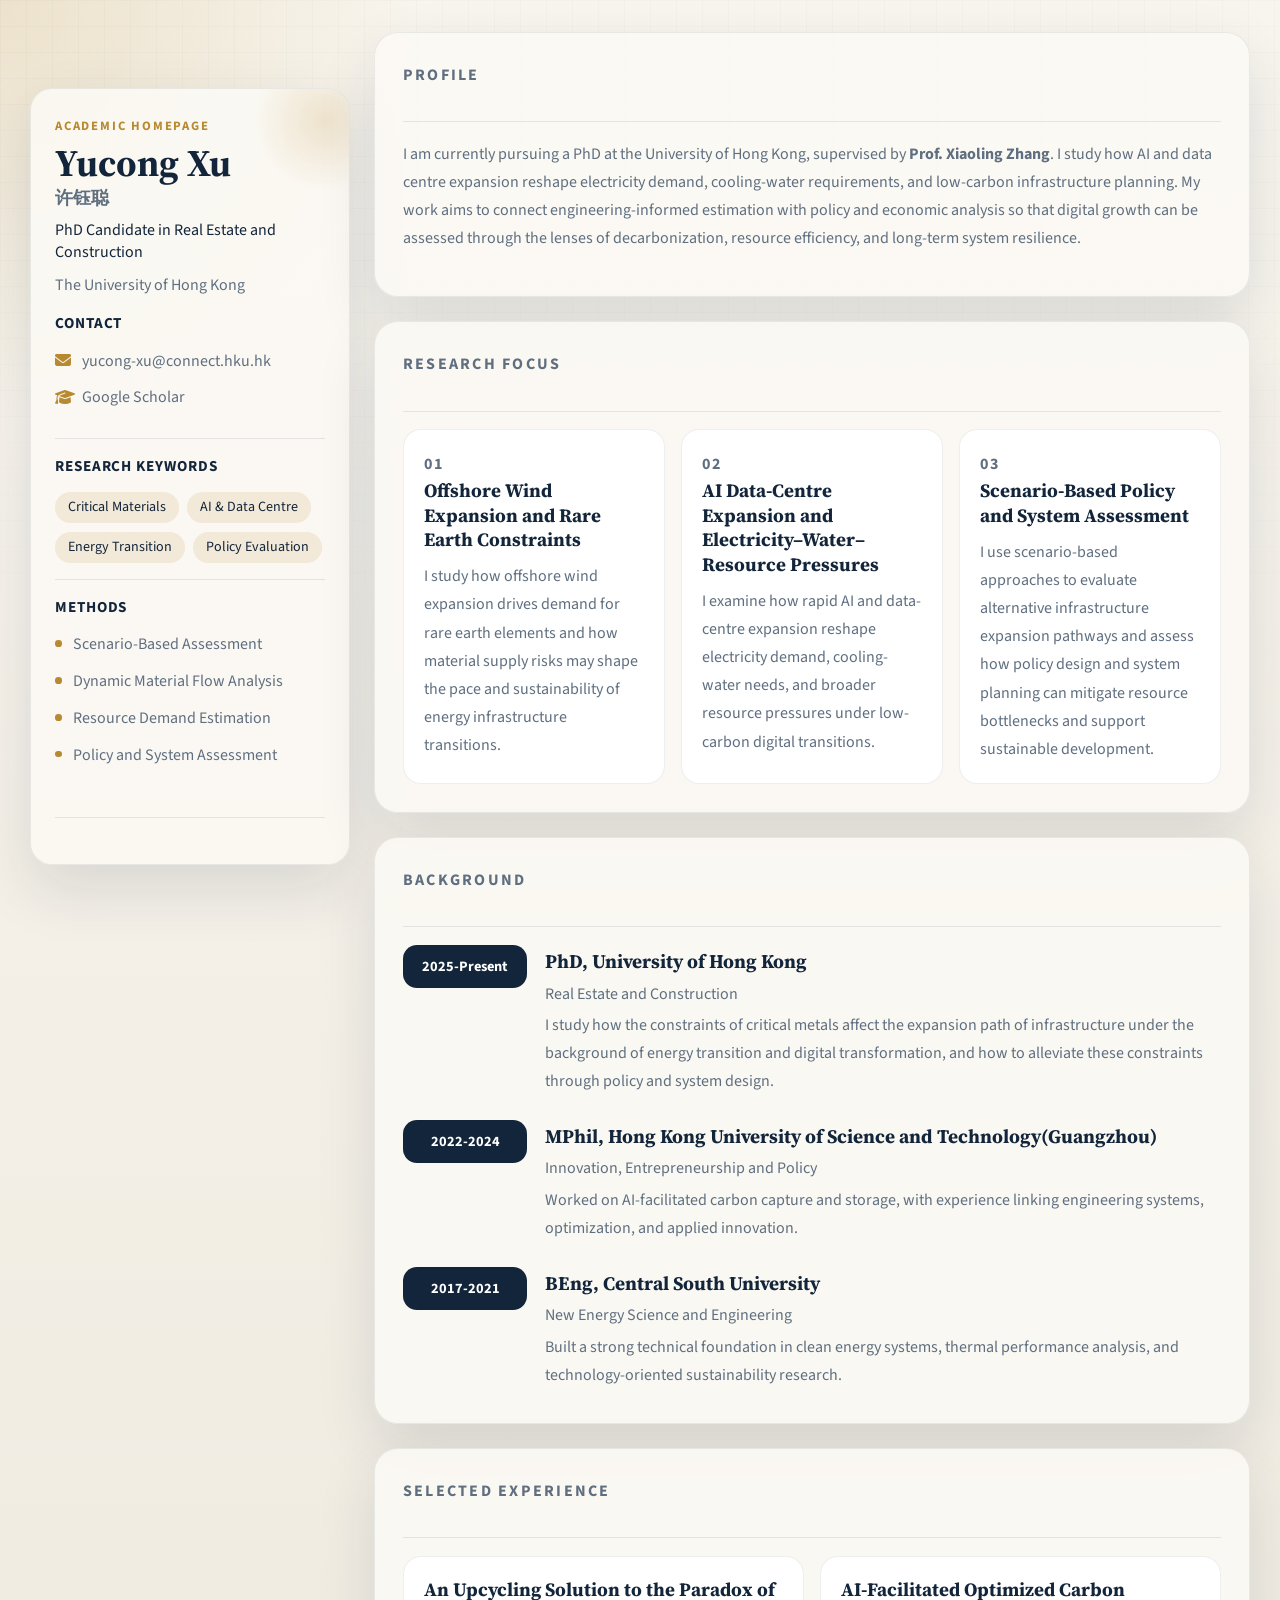
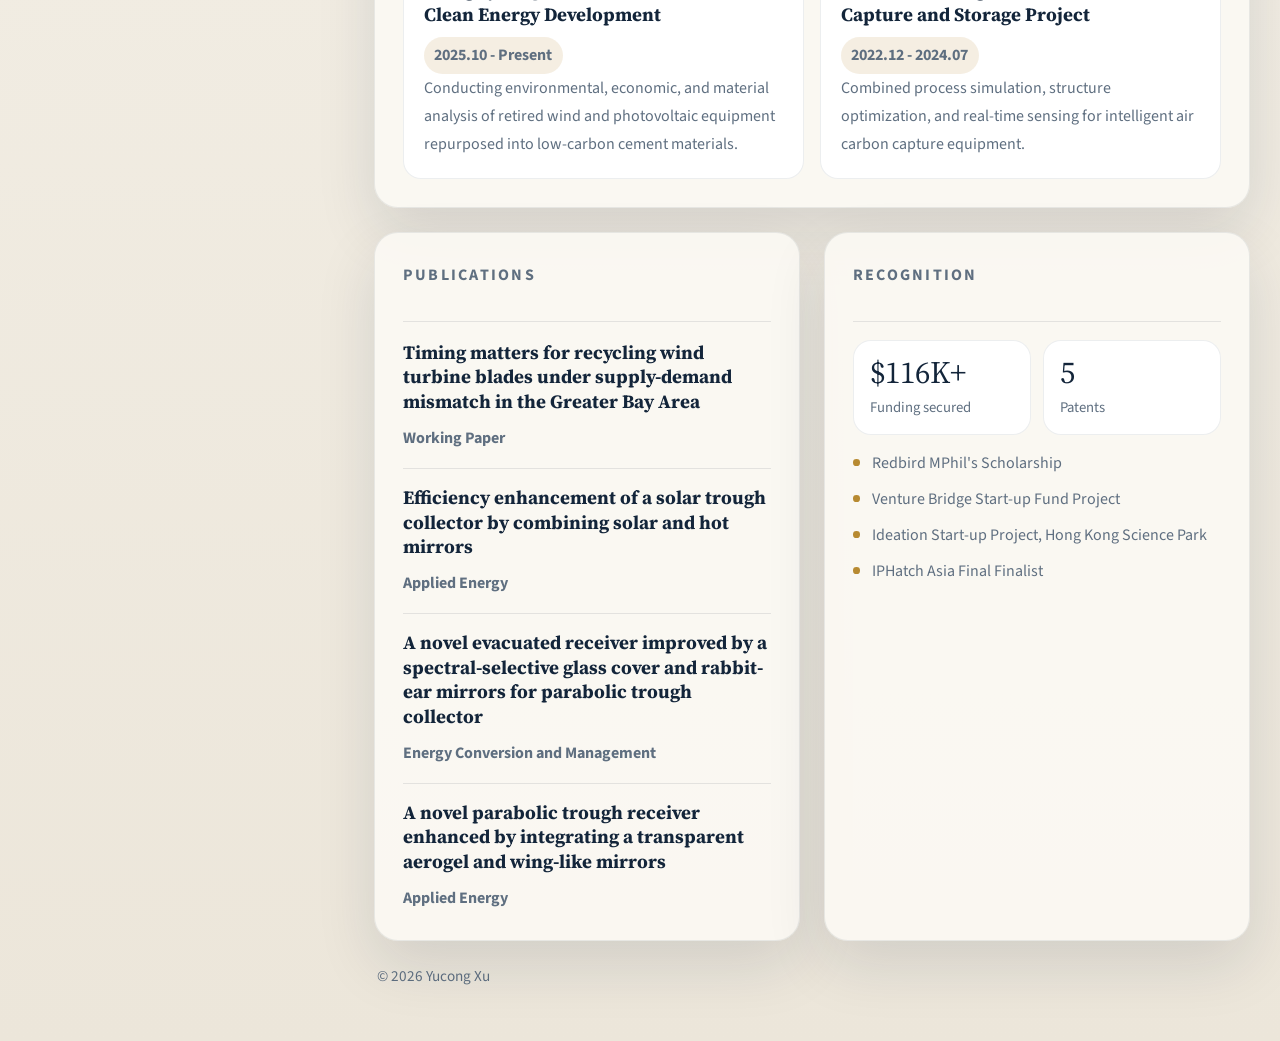
<file: index.html>
<!DOCTYPE html>
<html lang="en">
<head>
    <meta charset="UTF-8">
    <meta name="viewport" content="width=device-width, initial-scale=1.0">
    <title>Yucong Xu | Academic Homepage</title>
    <meta name="description" content=" Academic homepage for Yucong Xu, centred on sustainable digital infrastructure, data-centre growth, and climate-resource policy analysis.">
    <link rel="preconnect" href="https://fonts.googleapis.com">
    <link rel="preconnect" href="https://fonts.gstatic.com" crossorigin>
    <link href="https://fonts.googleapis.com/css2?family=Source+Sans+3:wght@400;500;600;700&family=Source+Serif+4:opsz,wght@8..60,400;8..60,600;8..60,700&display=swap" rel="stylesheet">
    <link rel="stylesheet" href="https://cdnjs.cloudflare.com/ajax/libs/font-awesome/6.4.0/css/all.min.css">
    <link rel="stylesheet" href="css/onepage.css">
</head>
<body>
    <main class="folio">
        <aside class="sidebar">
            <section class="identity-block">
                <p class="eyebrow">Academic Homepage</p>
                <h1>Yucong Xu <span>许钰聪</span></h1>
                <p class="role">PhD Candidate in Real Estate and Construction</p>
                <p class="affiliation">The University of Hong Kong</p>

            <section class="sidebar-card">
                <h2>Contact</h2>
                <ul class="detail-list">
                    <li><i class="fas fa-envelope"></i><a href="mailto:yucong-xu@connect.hku.hk">yucong-xu@connect.hku.hk</a></li>
                    <li><i class="fas fa-graduation-cap"></i><a href="https://scholar.google.com/citations?user=DDTV8F4AAAAJ&hl=zh-CN&oi=ao" target="_blank" rel="noreferrer">Google Scholar</a></li>
                   
            </section>

            <section class="sidebar-card">
                <h2>Research Keywords</h2>
                <div class="chip-group">
                    <span>Critical Materials</span>
                    <span>AI & Data Centre</span>
                    <span>Energy Transition</span>
                    <span>Policy Evaluation</span>
                </div>
            </section>

            <section class="sidebar-card">
                <h2>Methods</h2>
                <ul class="method-list">
                    <li>Scenario-Based Assessment</li>
                    <li>Dynamic Material Flow Analysis</li>
                    <li>Resource Demand Estimation</li>
                    <li>Policy and System Assessment</li>
    
                </ul>
            </section>

          
        </aside>

        <section class="content">
           <section class="section-card">
                <div class="section-head">
                <p class="section-label">Profile</p>
                </div>
                <p>
                    I am currently pursuing a PhD at the University of Hong Kong, supervised by <strong>Prof. Xiaoling Zhang</strong>. I study how AI and data centre expansion reshape electricity demand, cooling-water requirements, and low-carbon infrastructure planning. My work aims to connect engineering-informed estimation with policy and economic analysis so that digital growth can be assessed through the lenses of decarbonization, resource efficiency, and long-term system resilience.
                </p>
            </section>


            <section class="section-card">
                <div class="section-head">
                    <p class="section-label">Research Focus</p>
                  
                </div>
                <div class="agenda-grid">
                    <article class="agenda-card">
                        <p class="agenda-index">01</p>
                        <h4>Offshore Wind Expansion and Rare Earth Constraints</h4>
                        <p>
                            I study how offshore wind expansion drives demand for rare earth elements and how material supply risks may shape the pace and sustainability of energy infrastructure transitions.
                    </article>
                    <article class="agenda-card">
                        <p class="agenda-index">02</p>
                        <h4>AI Data-Centre Expansion and Electricity–Water–Resource Pressures</h4>
                        <p>
                           I examine how rapid AI and data-centre expansion reshape electricity demand, cooling-water needs, and broader resource pressures under low-carbon digital transitions.
                    </article>
                    <article class="agenda-card">
                        <p class="agenda-index">03</p>
                        <h4>Scenario-Based Policy and System Assessment</h4>
                        <p>
                            I use scenario-based approaches to evaluate alternative infrastructure expansion pathways and assess how policy design and system planning can mitigate resource bottlenecks and support sustainable development.
                    </article>
                </div>
            </section>

            
            <section class="section-card">
                <div class="section-head">
                    <p class="section-label">Background</p>
                    
                </div>
                <div class="timeline">
                    <article class="timeline-item">
                        <div class="timeline-year">2025-Present</div>
                        <div class="timeline-body">
                            <h4>PhD, University of Hong Kong</h4>
                            <p>Real Estate and Construction</p>
                            <p>
                                I study how the constraints of critical metals affect the expansion path of infrastructure under the background of energy transition and digital transformation, and how to alleviate these constraints through policy and system design.
                            </p>
                        </div>
                    </article>
                    <article class="timeline-item">
                        <div class="timeline-year">2022-2024</div>
                        <div class="timeline-body">
                            <h4>MPhil, Hong Kong University of Science and Technology(Guangzhou)</h4>
                            <p>Innovation, Entrepreneurship and Policy</p>
                            <p>
                                Worked on AI-facilitated carbon capture and storage, with experience linking engineering systems, optimization, and applied innovation.
                            </p>
                        </div>
                    </article>
                    <article class="timeline-item">
                        <div class="timeline-year">2017-2021</div>
                        <div class="timeline-body">
                            <h4>BEng, Central South University</h4>
                            <p>New Energy Science and Engineering</p>
                            <p>
                                Built a strong technical foundation in clean energy systems, thermal performance analysis, and technology-oriented sustainability research.
                            </p>
                        </div>
                    </article>
                </div>
            </section>

            <section class="section-card">
                <div class="section-head">
                    <p class="section-label">Selected Experience</p>
                    
                </div>
                <div class="experience-grid">
                    <article class="experience-card">
                        <h4>An Upcycling Solution to the Paradox of Clean Energy Development</h4>
                        <p class="experience-time">2025.10 - Present</p>
                        <p>
                            Conducting environmental, economic, and material analysis of retired wind and photovoltaic equipment repurposed into low-carbon cement materials.
                        </p>
                    </article>
                    <article class="experience-card">
                        <h4>AI-Facilitated Optimized Carbon Capture and Storage Project</h4>
                        <p class="experience-time">2022.12 - 2024.07</p>
                        <p>
                            Combined process simulation, structure optimization, and real-time sensing for intelligent air carbon capture equipment.
                        </p>
                    </article>
                </div>
            </section>

            <section class="dual-section">
                <section class="section-card compact-card">
                    <div class="section-head">
                        <p class="section-label">Publications</p>
                       
                    </div>
                    <div class="publication-list">
                       <article>
                            <h4>Timing matters for recycling wind turbine blades under supply-demand mismatch in the Greater Bay Area</h4>
                            <p><strong>Working Paper</strong></p>
                        </article>
                        <article>
                            <h4>Efficiency enhancement of a solar trough collector by combining solar and hot mirrors</h4>
                            <p><strong>Applied Energy</strong></p>
                        </article>
                        
                        <article>
                            <h4>A novel evacuated receiver improved by a spectral-selective glass cover and rabbit-ear mirrors for parabolic trough collector</h4>
                            <p><strong>Energy Conversion and Management</strong></p>
                        </article>
                        <article>
                            <h4>A novel parabolic trough receiver enhanced by integrating a transparent aerogel and wing-like mirrors</h4>
                            <p><strong>Applied Energy</strong></p>
                        </article>
                    </div>
                </section>

                <section class="section-card compact-card">
                    <div class="section-head">
                        <p class="section-label">Recognition</p>
                       
                    </div>
                    <div class="metric-row">
                        <div>
                            <span class="metric-number">$116K+</span>
                            <span class="metric-label">Funding secured</span>
                        </div>
                        <div>
                            <span class="metric-number">5</span>
                            <span class="metric-label">Patents</span>
                        </div>
                    </div>
                    <ul class="honor-list">
                        <li>Redbird MPhil's Scholarship</li>
                        <li>Venture Bridge Start-up Fund Project</li>
                        <li>Ideation Start-up Project, Hong Kong Science Park</li>
                        <li>IPHatch Asia Final Finalist</li>
                    </ul>
                </section>
            </section>

            <footer class="site-footnote">
                <p>&copy; 2026 Yucong Xu</p>
        
            </footer>
        </section>
    </main>
</body>
</html>
</file>
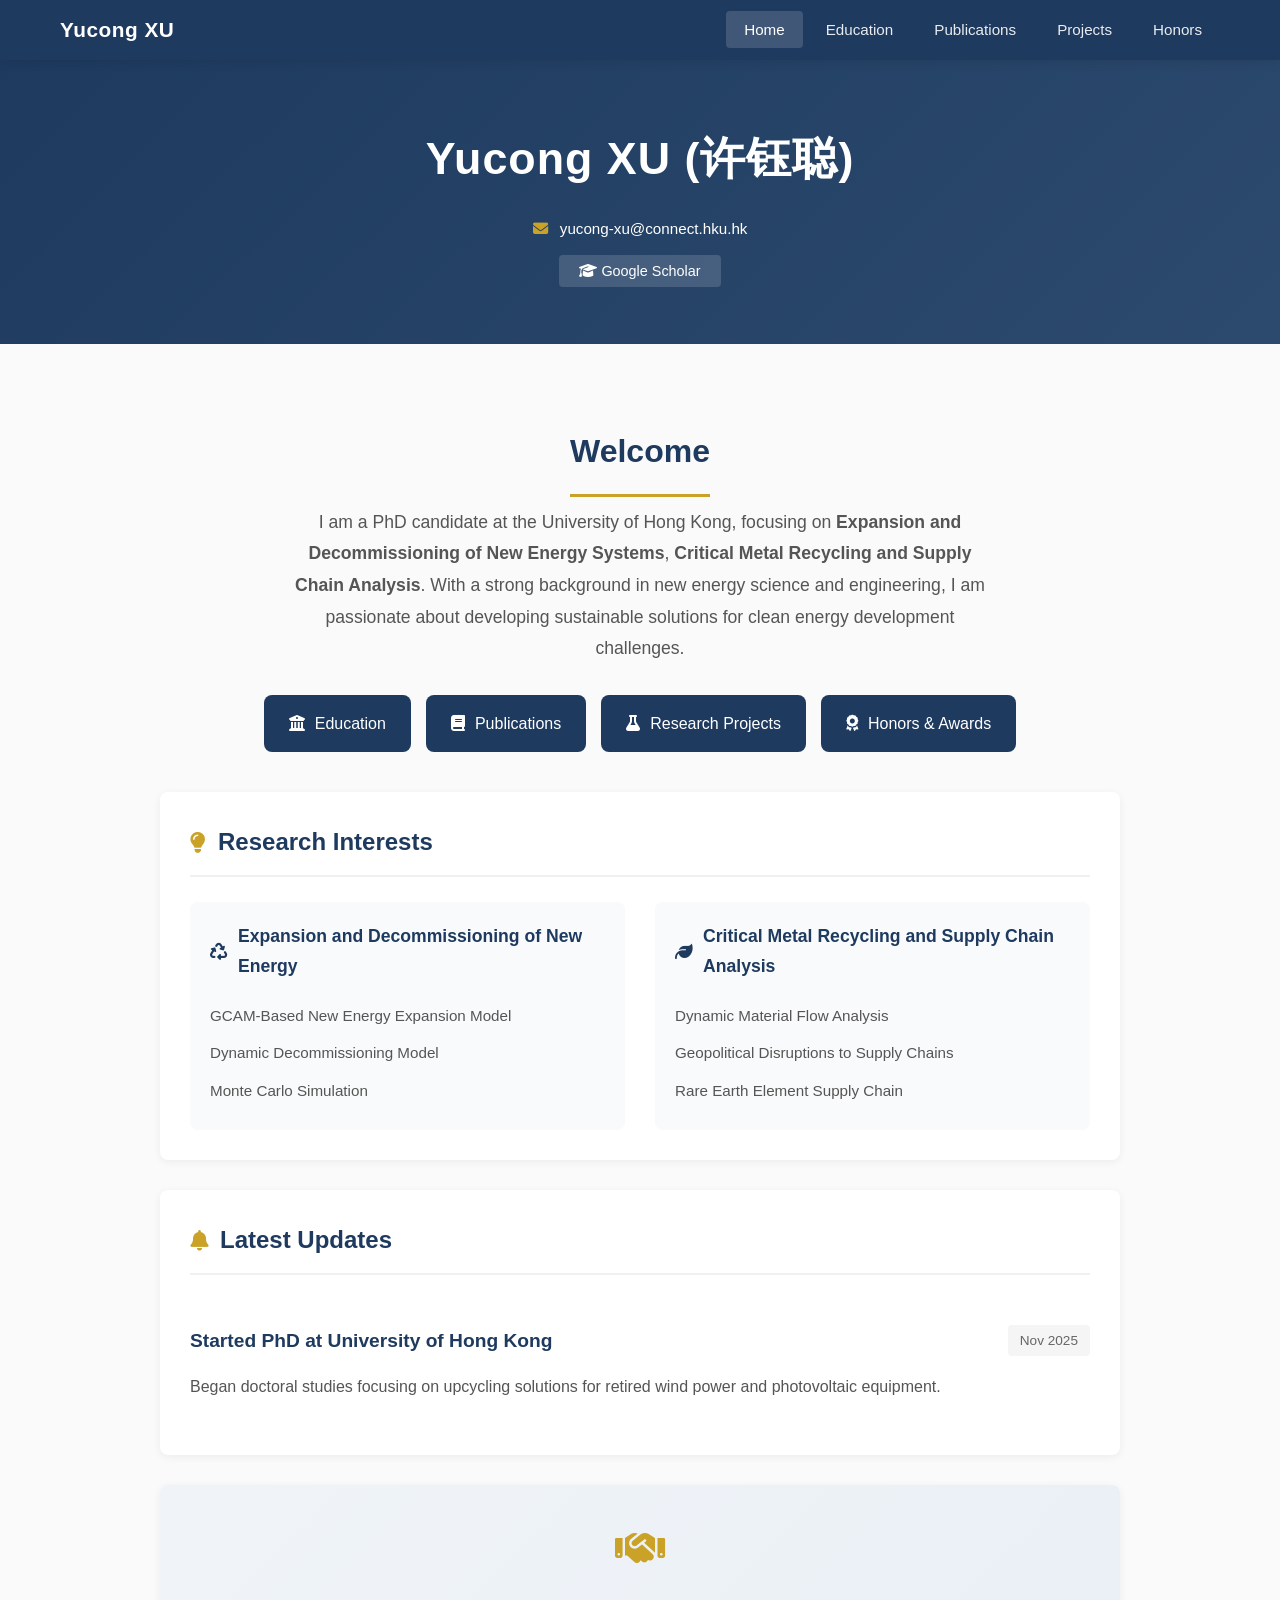
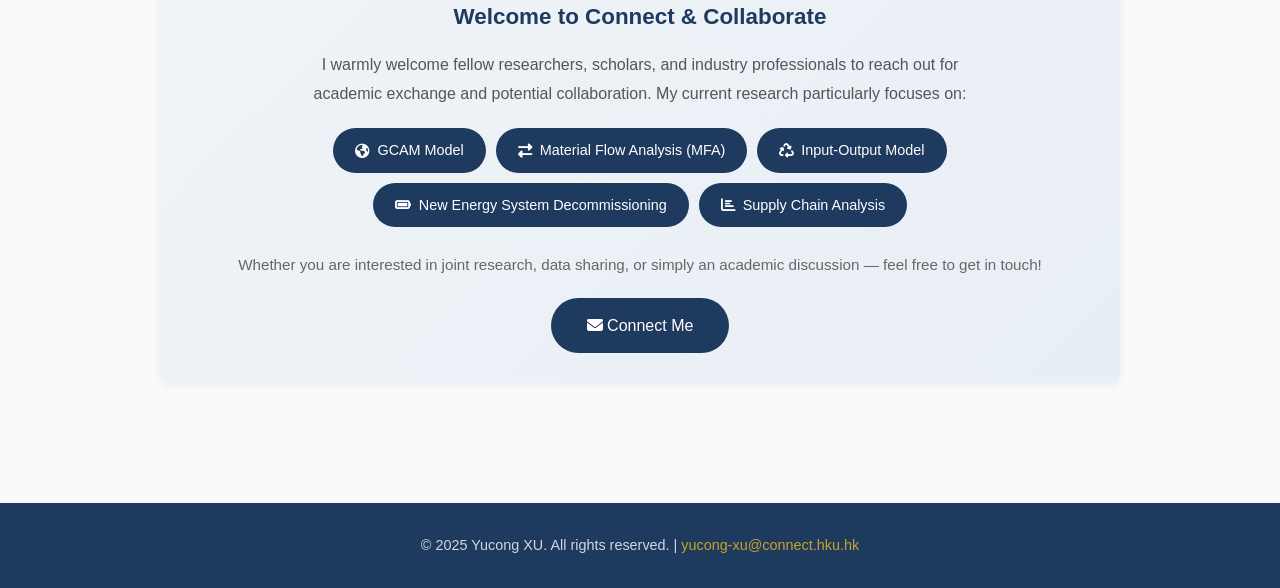
<file: legacy/index.html>
<!DOCTYPE html>
<html lang="en">
<head>
    <meta charset="UTF-8">
    <meta name="viewport" content="width=device-width, initial-scale=1.0">
    <title>Yucong XU - Personal Academic Website</title>
    <link rel="stylesheet" href="css/style.css">
    <link rel="stylesheet" href="https://cdnjs.cloudflare.com/ajax/libs/font-awesome/6.4.0/css/all.min.css">
</head>
<body>
    <!-- Navigation -->
    <nav class="navbar">
        <div class="nav-container">
            <div class="nav-brand">Yucong XU</div>
            <button class="nav-toggle" onclick="toggleMenu()">
                <i class="fas fa-bars"></i>
            </button>
            <ul class="nav-menu" id="navMenu">
                <li><a href="index.html" class="active">Home</a></li>
                <li><a href="education.html">Education</a></li>
                <li><a href="publications.html">Publications</a></li>
                <li><a href="projects.html">Projects</a></li>
                <li><a href="honors.html">Honors</a></li>
            </ul>
        </div>
    </nav>
   <!-- Header Section -->
    <header class="header-section" style="background: linear-gradient(135deg, #1e3a5f 0%, #2c4a6e 100%); color: #fff; padding: 60px 20px; text-align: center;">
        <div style="max-width: 800px; margin: 0 auto;">
            <h1 style="font-size: 2.8rem; font-weight: 700; margin-bottom: 20px; letter-spacing: 1px;">Yucong XU (许钰聪)</h1>
            <div style="margin-bottom: 15px; font-size: 0.95rem;">
                <span><i class="fas fa-envelope" style="color: #c9a227; margin-right: 8px;"></i> yucong-xu@connect.hku.hk</span>
            </div>
            <div>
                <a href="https://scholar.google.com/citations?user=DDTV8F4AAAAJ&hl=zh-CN&oi=ao" target="_blank" style="color: #fff; background-color: rgba(255,255,255,0.15); padding: 8px 20px; border-radius: 4px; font-size: 0.9rem;">
                    <i class="fas fa-graduation-cap"></i> Google Scholar
                </a>
            </div>
        </div>
    </header>
    <!-- Main Content -->
    <main class="container">
        <!-- Introduction Section -->
        <section class="intro-section">
            <h2 class="page-title">Welcome</h2>
            <p class="intro-text">
                I am a PhD candidate at the University of Hong Kong, focusing on <strong>Expansion and Decommissioning of New Energy Systems</strong>,
                <strong>Critical Metal Recycling and Supply Chain Analysis</strong>. With a strong background in new energy science and engineering, I am passionate about developing sustainable solutions for
                clean energy development challenges.
            </p>

            <div class="quick-links">
                <a href="education.html" class="quick-link">
                    <i class="fas fa-university"></i>
                    <span>Education</span>
                </a>
                <a href="publications.html" class="quick-link">
                    <i class="fas fa-book"></i>
                    <span>Publications</span>
                </a>
                <a href="projects.html" class="quick-link">
                    <i class="fas fa-flask"></i>
                    <span>Research Projects</span>
                </a>
                <a href="honors.html" class="quick-link">
                    <i class="fas fa-award"></i>
                    <span>Honors & Awards</span>
                </a>
            </div>
        </section>

        <!-- Research Interests -->
        <section class="section">
            <h3 class="section-title">
                <span class="section-icon"><i class="fas fa-lightbulb"></i></span>
                Research Interests
            </h3>
            <div class="skills-grid">
                <div class="skill-category">
                    <h4><i class="fas fa-recycle"></i> Expansion and Decommissioning of New Energy</h4>
                    <ul>
                        <li>GCAM-Based New Energy Expansion Model</li>
                        <li>Dynamic Decommissioning Model</li>
                        <li>Monte Carlo Simulation</li>
                    </ul>
                </div>
                <div class="skill-category">
                    <h4><i class="fas fa-leaf"></i> Critical Metal Recycling and Supply Chain Analysis</h4>
                    <ul>
                        <li>Dynamic Material Flow Analysis</li>
                        <li>Geopolitical Disruptions to Supply Chains</li>
                        <li>Rare Earth Element Supply Chain</li>
                    </ul>
                </div>
            </div>
        </section>

        <!-- Latest Updates -->
        <section class="section">
            <h3 class="section-title">
                <span class="section-icon"><i class="fas fa-bell"></i></span>
                Latest Updates
            </h3>
            <div class="proj-card" style="border: none;">
                <div class="proj-header">
                    <span class="proj-title">Started PhD at University of Hong Kong</span>
                    <span class="proj-time">Nov 2025</span>
                </div>
                <p style="color: #555;">
                    Began doctoral studies focusing on upcycling solutions for retired wind power and photovoltaic
                    equipment.
                </p>
            </div>
        </section>

        <!-- Contact CTA -->
        <section class="section collab-section">
            <div style="text-align: center;">
                <div style="font-size: 2.5rem; color: #c9a227; margin-bottom: 15px;">
                    <i class="fas fa-handshake"></i>
                </div>
                <h3 style="color: #1e3a5f; font-size: 1.4rem; margin-bottom: 15px;">
                    Welcome to Connect & Collaborate
                </h3>
                <p style="color: #555; line-height: 1.8; max-width: 700px; margin: 0 auto 20px;">
                    I warmly welcome fellow researchers, scholars, and industry professionals to reach out for academic exchange and potential collaboration. My current research particularly focuses on:
                </p>
                <div style="display: flex; justify-content: center; flex-wrap: wrap; gap: 10px; margin-bottom: 25px;">
                    <span class="collab-tag"><i class="fas fa-globe-americas"></i> GCAM Model</span>
                    <span class="collab-tag"><i class="fas fa-exchange-alt"></i> Material Flow Analysis (MFA)</span>
                    <span class="collab-tag"><i class="fas fa-recycle"></i> Input-Output Model</span>
                    <span class="collab-tag"><i class="fas fa-battery-full"></i> New Energy System Decommissioning</span>
                    <span class="collab-tag"><i class="fas fa-chart-bar"></i> Supply Chain Analysis</span>
                </div>
                <p style="color: #666; font-size: 0.95rem; margin-bottom: 20px;">
                    Whether you are interested in joint research, data sharing, or simply an academic discussion — feel free to get in touch!
                </p>
                <a href="mailto:yucong-xu@connect.hku.hk" class="collab-btn">
                    <i class="fas fa-envelope"></i> Connect Me
                </a>
            </div>
        </section>
    </main>

    <!-- Footer -->
    <footer class="footer">
        <p>&copy; 2025 Yucong XU. All rights reserved. |
        <a href="mailto:yucong-xu@connect.hku.hk">yucong-xu@connect.hku.hk</a></p>
    </footer>

    <script src="js/nav.js"></script>
</body>
</html>
</file>
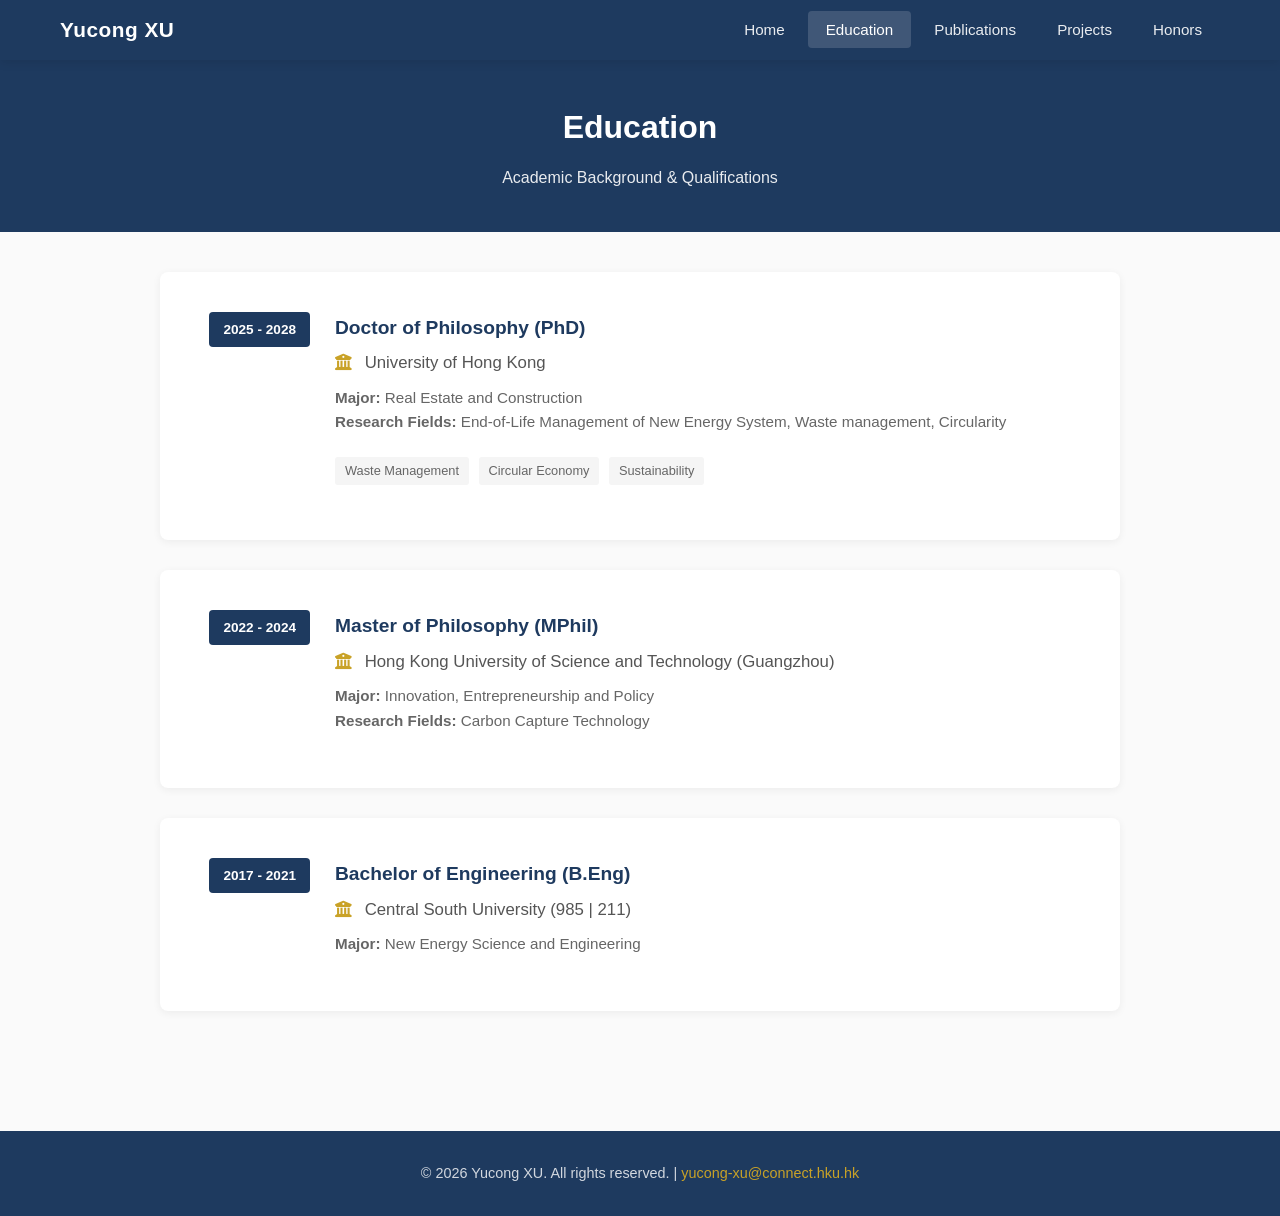
<file: education.html>
<!DOCTYPE html>
<html lang="en">
<head>
    <meta charset="UTF-8">
    <meta name="viewport" content="width=device-width, initial-scale=1.0">
    <title>Education - Yucong XU</title>
    <link rel="stylesheet" href="css/style.css">
    <link rel="stylesheet" href="https://cdnjs.cloudflare.com/ajax/libs/font-awesome/6.4.0/css/all.min.css">
</head>
<body>
    <!-- Navigation -->
    <nav class="navbar">
        <div class="nav-container">
            <div class="nav-brand">Yucong XU</div>
            <button class="nav-toggle" onclick="toggleMenu()">
                <i class="fas fa-bars"></i>
            </button>
            <ul class="nav-menu" id="navMenu">
                <li><a href="index.html">Home</a></li>
                <li><a href="education.html" class="active">Education</a></li>
                <li><a href="publications.html">Publications</a></li>
                <li><a href="projects.html">Projects</a></li>
                <li><a href="honors.html">Honors</a></li>
            </ul>
        </div>
    </nav>

    <!-- Page Header -->
    <header style="background-color: #1e3a5f; color: #fff; padding: 40px 20px; text-align: center;">
        <h1 style="font-size: 2rem; margin-bottom: 10px;">Education</h1>
        <p style="opacity: 0.9;">Academic Background & Qualifications</p>
    </header>

    <!-- Main Content -->
    <main class="container">
        <!-- PhD -->
        <section class="section">
            <div class="edu-card" style="border-bottom: none; padding-top: 10px;">
                <div class="edu-timeline">
                    <span class="edu-year">2025 - 2028</span>
                </div>
                <div class="edu-content">
                    <h3 class="edu-degree">Doctor of Philosophy (PhD)</h3>
                    <p class="edu-school">
                        <i class="fas fa-university" style="color: #c9a227; margin-right: 8px;"></i>
                        University of Hong Kong
                    </p>
                    <p class="edu-detail">
                        <strong>Major:</strong> Real Estate and Construction<br>
                        <strong>Research Fields:</strong> End-of-Life Management of New Energy System, Waste management, Circularity
                    </p>
                    <div style="margin-top: 15px;">
                        <span class="edu-tag">Waste Management</span>
                        <span class="edu-tag">Circular Economy</span>
                        <span class="edu-tag">Sustainability</span>
                    </div>
                </div>
            </div>
        </section>

        <!-- MPhil -->
        <section class="section">
            <div class="edu-card" style="border-bottom: none; padding-top: 10px;">
                <div class="edu-timeline">
                    <span class="edu-year">2022 - 2024</span>
                </div>
                <div class="edu-content">
                    <h3 class="edu-degree">Master of Philosophy (MPhil)</h3>
                    <p class="edu-school">
                        <i class="fas fa-university" style="color: #c9a227; margin-right: 8px;"></i>
                        Hong Kong University of Science and Technology (Guangzhou)
                    </p>
                    <p class="edu-detail">
                        <strong>Major:</strong> Innovation, Entrepreneurship and Policy<br>
                        <strong>Research Fields:</strong> Carbon Capture Technology
                    </p>
        
                    </div>
                </div>
            </div>
        </section>

        <!-- Bachelor -->
        <section class="section">
            <div class="edu-card" style="border-bottom: none; padding-top: 10px;">
                <div class="edu-timeline">
                    <span class="edu-year">2017 - 2021</span>
                </div>
                <div class="edu-content">
                    <h3 class="edu-degree">Bachelor of Engineering (B.Eng)</h3>
                    <p class="edu-school">
                        <i class="fas fa-university" style="color: #c9a227; margin-right: 8px;"></i>
                        Central South University (985 | 211)
                    </p>
                    <p class="edu-detail">
                        <strong>Major:</strong> New Energy Science and Engineering<br>
            
                    </p>
                    
                    </div>
                </div>
            </div>
        </section>


    </main>

    <!-- Footer -->
    <footer class="footer">
        <p>&copy; 2026 Yucong XU. All rights reserved. |
        <a href="mailto:yucong-xu@connect.hku.hk">yucong-xu@connect.hku.hk</a></p>
    </footer>

    <script src="js/nav.js"></script>
</body>
</html>
</file>
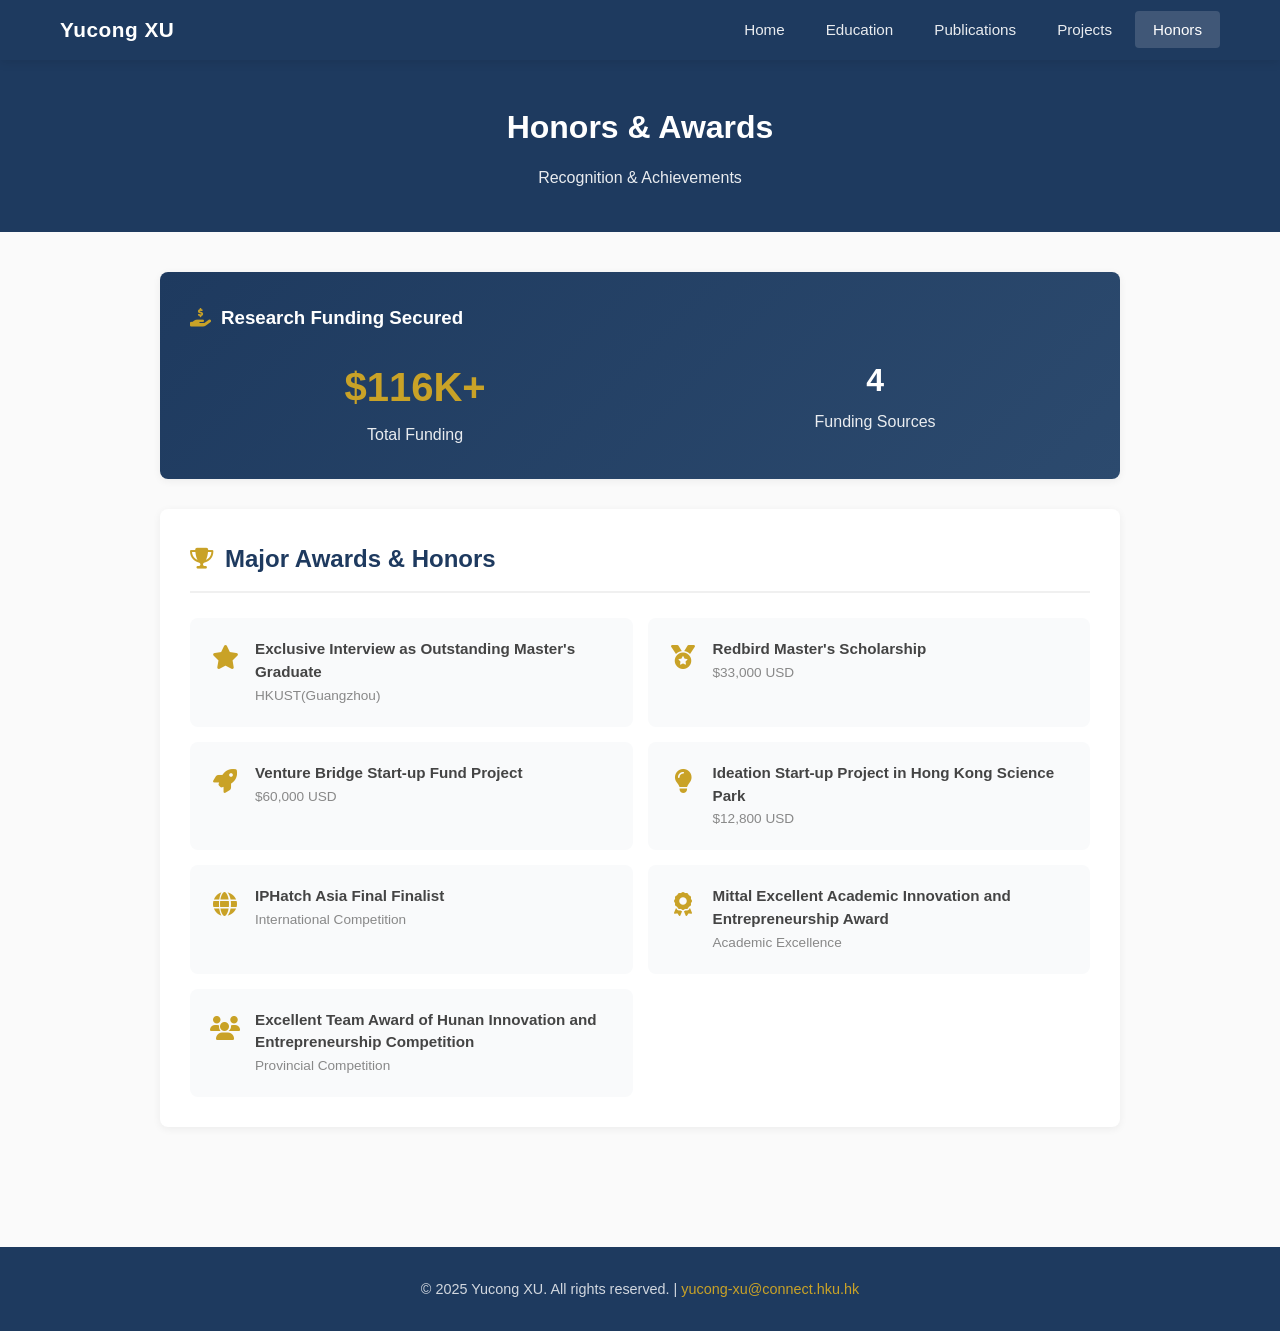
<file: honors.html>
<!DOCTYPE html>
<html lang="en">
<head>
    <meta charset="UTF-8">
    <meta name="viewport" content="width=device-width, initial-scale=1.0">
    <title>Honors & Awards - Yucong XU</title>
    <link rel="stylesheet" href="css/style.css">
    <link rel="stylesheet" href="https://cdnjs.cloudflare.com/ajax/libs/font-awesome/6.4.0/css/all.min.css">
</head>
<body>
    <!-- Navigation -->
    <nav class="navbar">
        <div class="nav-container">
            <div class="nav-brand">Yucong XU</div>
            <button class="nav-toggle" onclick="toggleMenu()">
                <i class="fas fa-bars"></i>
            </button>
            <ul class="nav-menu" id="navMenu">
                <li><a href="index.html">Home</a></li>
                <li><a href="education.html">Education</a></li>
                <li><a href="publications.html">Publications</a></li>
                <li><a href="projects.html">Projects</a></li>
                <li><a href="honors.html" class="active">Honors</a></li>
            </ul>
        </div>
    </nav>

    <!-- Page Header -->
    <header style="background-color: #1e3a5f; color: #fff; padding: 40px 20px; text-align: center;">
        <h1 style="font-size: 2rem; margin-bottom: 10px;">Honors & Awards</h1>
        <p style="opacity: 0.9;">Recognition & Achievements</p>
    </header>

    <!-- Main Content -->
    <main class="container">
        <!-- Funding Summary -->
        <section class="section" style="background: linear-gradient(135deg, #1e3a5f 0%, #2c4a6e 100%); color: #fff;">
            <h3 style="margin-bottom: 20px;"><i class="fas fa-hand-holding-usd" style="color: #c9a227; margin-right: 10px;"></i>Research Funding Secured</h3>
            <div style="display: flex; justify-content: space-around; flex-wrap: wrap; gap: 20px;">
                <div style="text-align: center;">
                    <div style="font-size: 2.5rem; font-weight: 700; color: #c9a227;">$116K+</div>
                    <div style="opacity: 0.9;">Total Funding</div>
                </div>
                <div style="text-align: center;">
                    <div style="font-size: 2rem; font-weight: 600;">4</div>
                    <div style="opacity: 0.9;">Funding Sources</div>
                </div>
            </div>
        </section>

        <!-- Major Awards -->
        <section class="section">
            <h3 class="section-title">
                <span class="section-icon"><i class="fas fa-trophy"></i></span>
                Major Awards & Honors
            </h3>

            <div class="honors-grid">
                <div class="honor-item">
                    <div class="honor-icon"><i class="fas fa-star"></i></div>
                    <div class="honor-text">
                        <strong>Exclusive Interview as Outstanding Master's Graduate</strong>
                        <br><span style="color: #888; font-size: 0.85rem;">HKUST(Guangzhou)</span>
                    </div>
                </div>

                <div class="honor-item">
                    <div class="honor-icon"><i class="fas fa-medal"></i></div>
                    <div class="honor-text">
                        <strong>Redbird Master's Scholarship</strong>
                        <br><span style="color: #888; font-size: 0.85rem;">$33,000 USD</span>
                    </div>
                </div>

                <div class="honor-item">
                    <div class="honor-icon"><i class="fas fa-rocket"></i></div>
                    <div class="honor-text">
                        <strong>Venture Bridge Start-up Fund Project</strong>
                        <br><span style="color: #888; font-size: 0.85rem;">$60,000 USD</span>
                    </div>
                </div>

                <div class="honor-item">
                    <div class="honor-icon"><i class="fas fa-lightbulb"></i></div>
                    <div class="honor-text">
                        <strong>Ideation Start-up Project in Hong Kong Science Park</strong>
                        <br><span style="color: #888; font-size: 0.85rem;">$12,800 USD</span>
                    </div>
                </div>

                <div class="honor-item">
                    <div class="honor-icon"><i class="fas fa-globe"></i></div>
                    <div class="honor-text">
                        <strong>IPHatch Asia Final Finalist</strong>
                        <br><span style="color: #888; font-size: 0.85rem;">International Competition</span>
                    </div>
                </div>

                <div class="honor-item">
                    <div class="honor-icon"><i class="fas fa-award"></i></div>
                    <div class="honor-text">
                        <strong>Mittal Excellent Academic Innovation and Entrepreneurship Award</strong>
                        <br><span style="color: #888; font-size: 0.85rem;">Academic Excellence</span>
                    </div>
                </div>

                <div class="honor-item">
                    <div class="honor-icon"><i class="fas fa-users"></i></div>
                    <div class="honor-text">
                        <strong>Excellent Team Award of Hunan Innovation and Entrepreneurship Competition</strong>
                        <br><span style="color: #888; font-size: 0.85rem;">Provincial Competition</span>
                    </div>
                </div>
            </div>
        </section>

    </main>

    <footer class="footer">
        <p>&copy; 2025 Yucong XU. All rights reserved. |
        <a href="mailto:yucong-xu@connect.hku.hk">yucong-xu@connect.hku.hk</a></p>
    </footer>

    <script src="js/nav.js"></script>
</body>
</html>
</file>
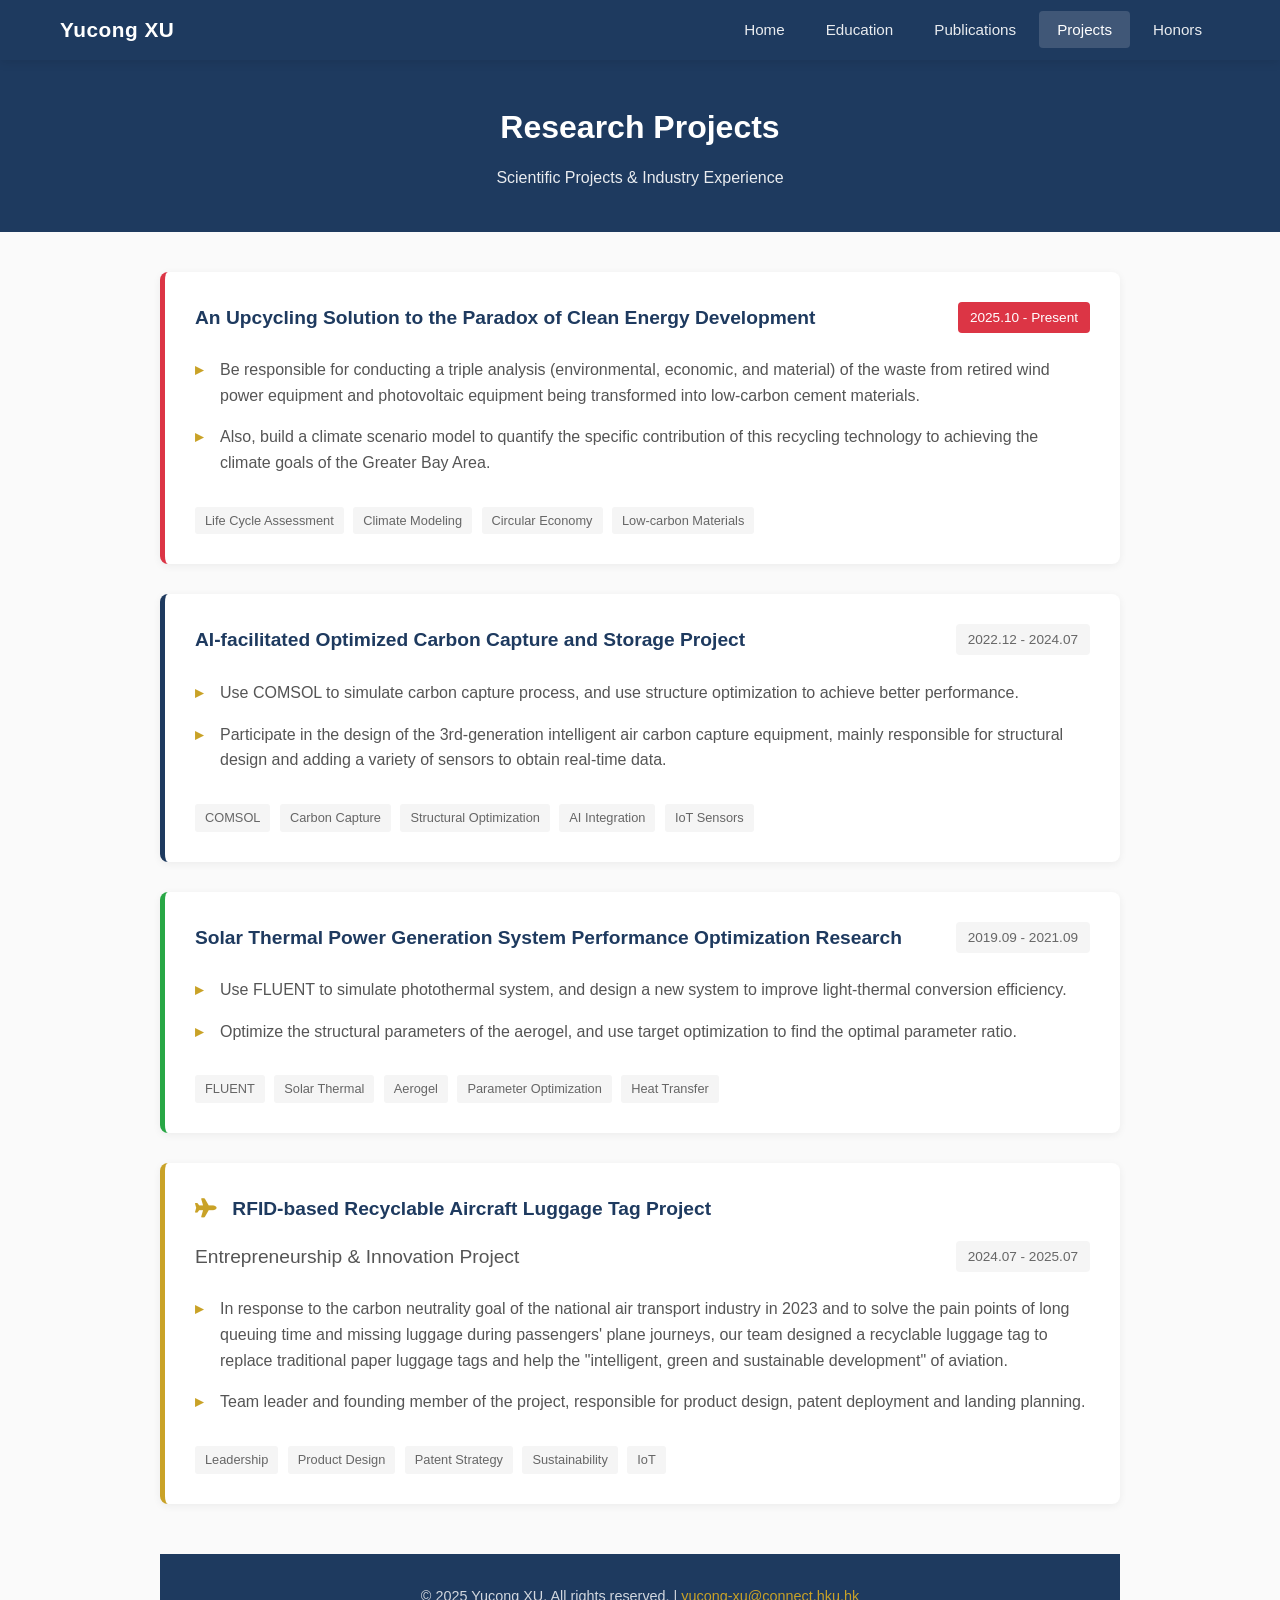
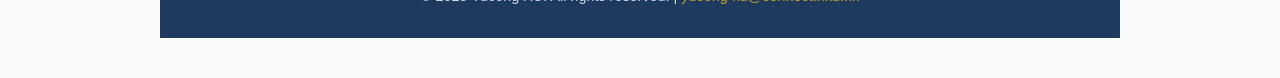
<file: projects.html>
<!DOCTYPE html>
<html lang="en">
<head>
    <meta charset="UTF-8">
    <meta name="viewport" content="width=device-width, initial-scale=1.0">
    <title>Research Projects - Yucong XU</title>
    <link rel="stylesheet" href="css/style.css">
    <link rel="stylesheet" href="https://cdnjs.cloudflare.com/ajax/libs/font-awesome/6.4.0/css/all.min.css">
</head>
<body>
    <!-- Navigation -->
    <nav class="navbar">
        <div class="nav-container">
            <div class="nav-brand">Yucong XU</div>
            <button class="nav-toggle" onclick="toggleMenu()">
                <i class="fas fa-bars"></i>
            </button>
            <ul class="nav-menu" id="navMenu">
                <li><a href="index.html">Home</a></li>
                <li><a href="education.html">Education</a></li>
                <li><a href="publications.html">Publications</a></li>
                <li><a href="projects.html" class="active">Projects</a></li>
                <li><a href="honors.html">Honors</a></li>
            </ul>
        </div>
    </nav>

    <!-- Page Header -->
    <header style="background-color: #1e3a5f; color: #fff; padding: 40px 20px; text-align: center;">
        <h1 style="font-size: 2rem; margin-bottom: 10px;">Research Projects</h1>
        <p style="opacity: 0.9;">Scientific Projects & Industry Experience</p>
    </header>

    <!-- Main Content -->
    <main class="container">
        <!-- Current Project -->
        <section class="section" style="border-left: 5px solid #dc3545;">
            <div class="proj-header">
                <span class="proj-title">An Upcycling Solution to the Paradox of Clean Energy Development</span>
                <span class="proj-time" style="background-color: #dc3545; color: #fff;">2025.10 - Present</span>
            </div>
            <div class="proj-desc">
                <ul>
                    <li>Be responsible for conducting a triple analysis (environmental, economic, and material) of the waste from retired wind power equipment and photovoltaic equipment being transformed into low-carbon cement materials.</li>
                    <li>Also, build a climate scenario model to quantify the specific contribution of this recycling technology to achieving the climate goals of the Greater Bay Area.</li>
                </ul>
            </div>
            <div style="margin-top: 15px;">
                <span class="edu-tag">Life Cycle Assessment</span>
                <span class="edu-tag">Climate Modeling</span>
                <span class="edu-tag">Circular Economy</span>
                <span class="edu-tag">Low-carbon Materials</span>
            </div>
        </section>

        <!-- Project 2 -->
        <section class="section" style="border-left: 5px solid #1e3a5f;">
            <div class="proj-header">
                <span class="proj-title">AI-facilitated Optimized Carbon Capture and Storage Project</span>
                <span class="proj-time">2022.12 - 2024.07</span>
            </div>
            <div class="proj-desc">
                <ul>
                    <li>Use COMSOL to simulate carbon capture process, and use structure optimization to achieve better performance.</li>
                    <li>Participate in the design of the 3rd-generation intelligent air carbon capture equipment, mainly responsible for structural design and adding a variety of sensors to obtain real-time data.</li>
                </ul>
            </div>
            <div style="margin-top: 15px;">
                <span class="edu-tag">COMSOL</span>
                <span class="edu-tag">Carbon Capture</span>
                <span class="edu-tag">Structural Optimization</span>
                <span class="edu-tag">AI Integration</span>
                <span class="edu-tag">IoT Sensors</span>
            </div>
        </section>

        <!-- Project 3 -->
        <section class="section" style="border-left: 5px solid #28a745;">
            <div class="proj-header">
                <span class="proj-title">Solar Thermal Power Generation System Performance Optimization Research</span>
                <span class="proj-time">2019.09 - 2021.09</span>
            </div>
            <div class="proj-desc">
                <ul>
                    <li>Use FLUENT to simulate photothermal system, and design a new system to improve light-thermal conversion efficiency.</li>
                    <li>Optimize the structural parameters of the aerogel, and use target optimization to find the optimal parameter ratio.</li>
                </ul>
            </div>
            <div style="margin-top: 15px;">
                <span class="edu-tag">FLUENT</span>
                <span class="edu-tag">Solar Thermal</span>
                <span class="edu-tag">Aerogel</span>
                <span class="edu-tag">Parameter Optimization</span>
                <span class="edu-tag">Heat Transfer</span>
            </div>
        </section>

        <!-- Other Experience -->
        <section class="section" style="border-left: 5px solid #c9a227;">
            <h3 style="color: #1e3a5f; margin-bottom: 15px; font-size: 1.2rem;">
                <i class="fas fa-plane" style="color: #c9a227; margin-right: 10px;"></i>
                RFID-based Recyclable Aircraft Luggage Tag Project
            </h3>
            <div class="proj-header">
                <span class="proj-title" style="font-weight: 500; color: #555;">Entrepreneurship & Innovation Project</span>
                <span class="proj-time">2024.07 - 2025.07</span>
            </div>
            <div class="proj-desc">
                <ul>
                    <li>In response to the carbon neutrality goal of the national air transport industry in 2023 and to solve the pain points of long queuing time and missing luggage during passengers' plane journeys, our team designed a recyclable luggage tag to replace traditional paper luggage tags and help the "intelligent, green and sustainable development" of aviation.</li>
                    <li>Team leader and founding member of the project, responsible for product design, patent deployment and landing planning.</li>
                </ul>
            </div>
            <div style="margin-top: 15px;">
                <span class="edu-tag">Leadership</span>
                <span class="edu-tag">Product Design</span>
                <span class="edu-tag">Patent Strategy</span>
                <span class="edu-tag">Sustainability</span>
                <span class="edu-tag">IoT</span>
            </div>
        </section>

       
    <footer class="footer">
        <p>&copy; 2025 Yucong XU. All rights reserved. |
        <a href="mailto:yucong-xu@connect.hku.hk">yucong-xu@connect.hku.hk</a></p>
    </footer>

    <script src="js/nav.js"></script>
</body>
</html>
</file>
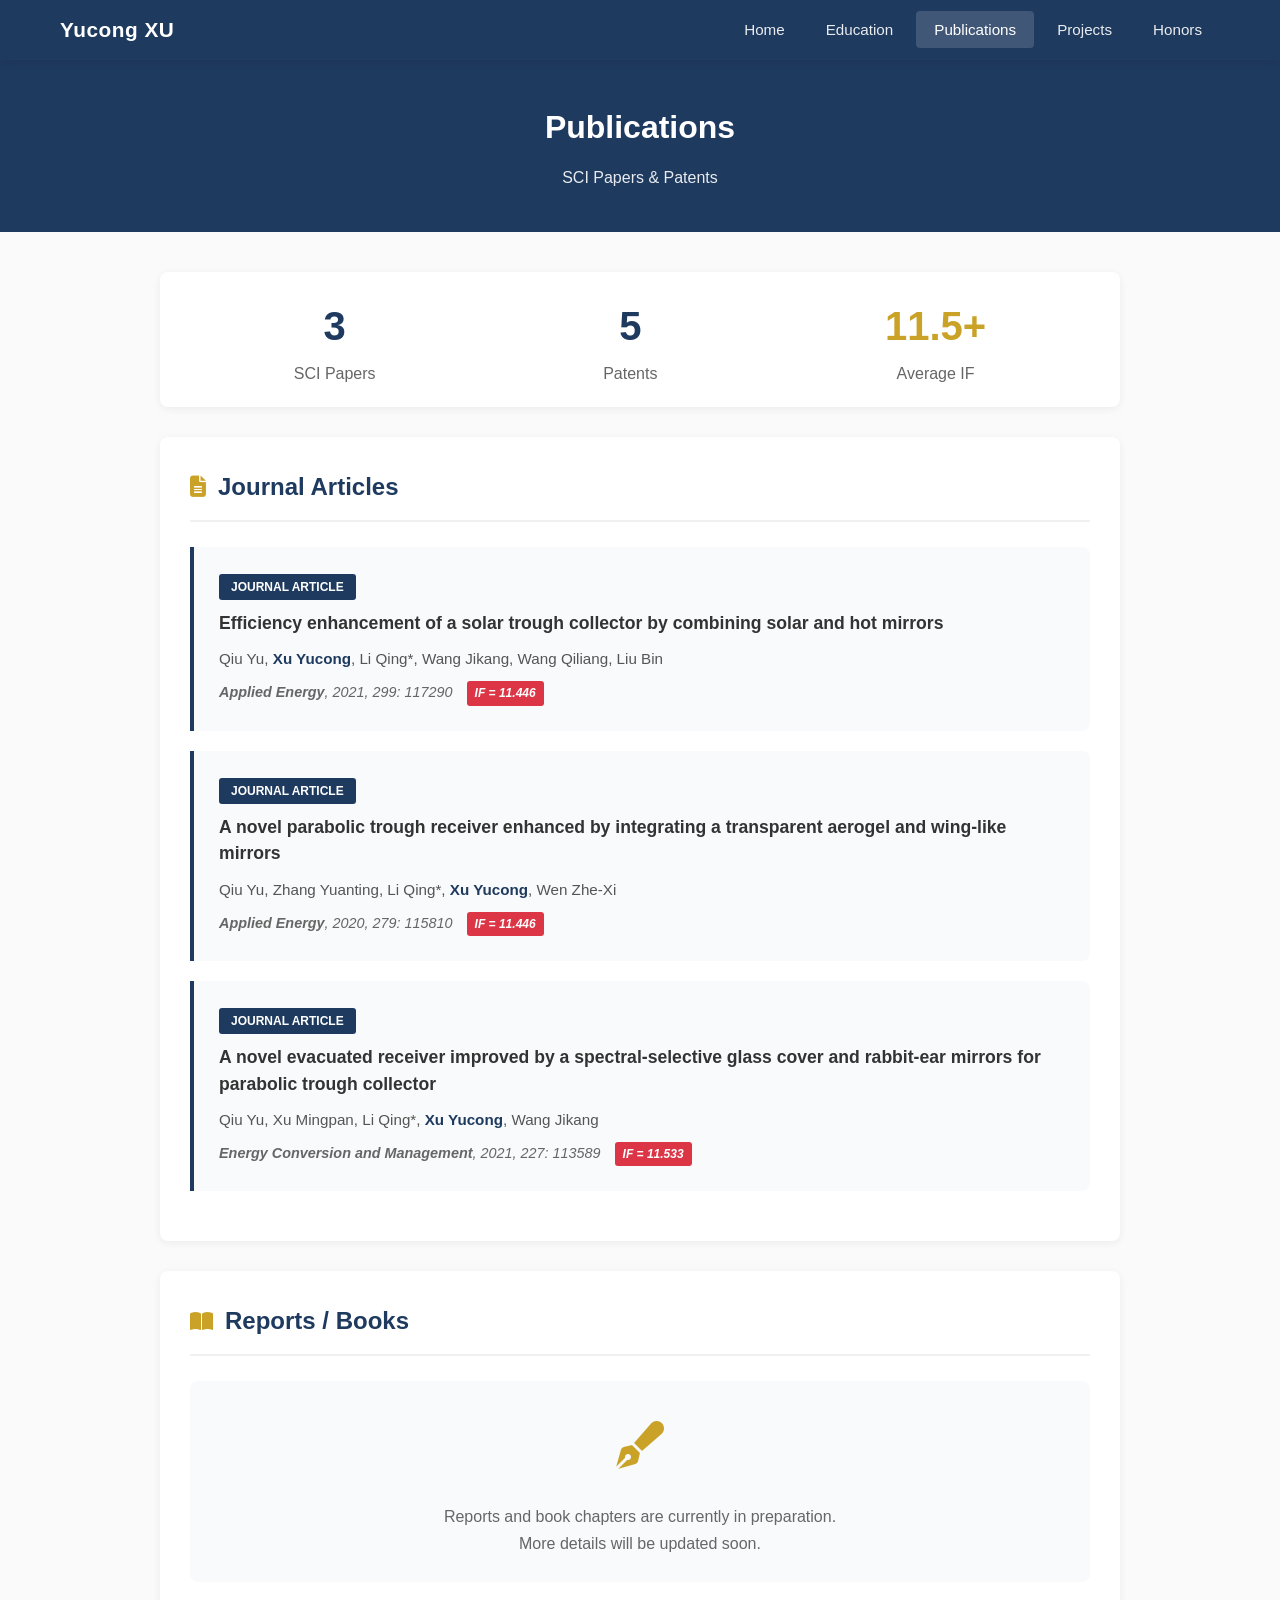
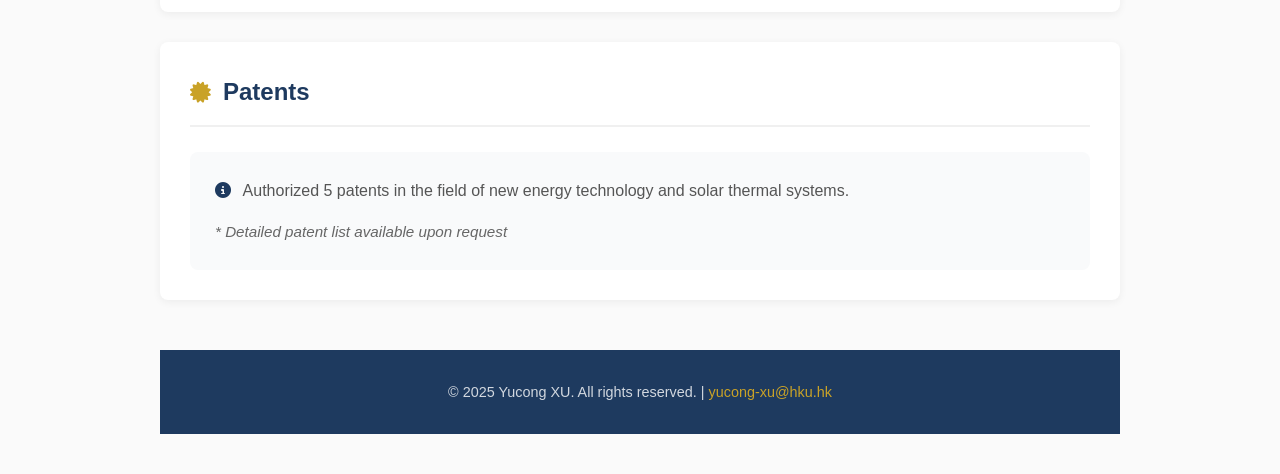
<file: publications.html>
<!DOCTYPE html>
<html lang="en">
<head>
    <meta charset="UTF-8">
    <meta name="viewport" content="width=device-width, initial-scale=1.0">
    <title>Publications - Yucong XU</title>
    <link rel="stylesheet" href="css/style.css">
    <link rel="stylesheet" href="https://cdnjs.cloudflare.com/ajax/libs/font-awesome/6.4.0/css/all.min.css">
</head>
<body>
    <!-- Navigation -->
    <nav class="navbar">
        <div class="nav-container">
            <div class="nav-brand">Yucong XU</div>
            <button class="nav-toggle" onclick="toggleMenu()">
                <i class="fas fa-bars"></i>
            </button>
            <ul class="nav-menu" id="navMenu">
                <li><a href="index.html">Home</a></li>
                <li><a href="education.html">Education</a></li>
                <li><a href="publications.html" class="active">Publications</a></li>
                <li><a href="projects.html">Projects</a></li>
                <li><a href="honors.html">Honors</a></li>
            </ul>
        </div>
    </nav>

    <!-- Page Header -->
    <header style="background-color: #1e3a5f; color: #fff; padding: 40px 20px; text-align: center;">
        <h1 style="font-size: 2rem; margin-bottom: 10px;">Publications</h1>
        <p style="opacity: 0.9;">SCI Papers & Patents</p>
    </header>

    <!-- Main Content -->
    <main class="container">
        <!-- Summary Stats -->
        <section class="section" style="padding: 20px 30px;">
            <div style="display: flex; justify-content: space-around; flex-wrap: wrap; gap: 20px;">
                <div style="text-align: center;">
                    <div style="font-size: 2.5rem; font-weight: 700; color: #1e3a5f;">3</div>
                    <div style="color: #666;">SCI Papers</div>
                </div>
                <div style="text-align: center;">
                    <div style="font-size: 2.5rem; font-weight: 700; color: #1e3a5f;">5</div>
                    <div style="color: #666;">Patents</div>
                </div>
                <div style="text-align: center;">
                    <div style="font-size: 2.5rem; font-weight: 700; color: #c9a227;">11.5+</div>
                    <div style="color: #666;">Average IF</div>
                </div>
            </div>
        </section>

        <!-- Journal Articles -->
        <section class="section">
            <h3 class="section-title">
                <span class="section-icon"><i class="fas fa-file-alt"></i></span>
                Journal Articles
            </h3>

            <!-- Paper 1 -->
            <div class="pub-card">
                <span class="pub-type journal">Journal Article</span>
                <h4 class="pub-title">
                    Efficiency enhancement of a solar trough collector by combining solar and hot mirrors
                </h4>
                <p class="pub-authors">
                    Qiu Yu, <span class="highlight">Xu Yucong</span>, Li Qing*, Wang Jikang, Wang Qiliang, Liu Bin
                </p>
                <p class="pub-journal">
                    <strong>Applied Energy</strong>, 2021, 299: 117290
                    <span class="pub-if">IF = 11.446</span>
                </p>
            </div>

            <!-- Paper 2 -->
            <div class="pub-card">
                <span class="pub-type journal">Journal Article</span>
                <h4 class="pub-title">
                    A novel parabolic trough receiver enhanced by integrating a transparent aerogel and wing-like mirrors
                </h4>
                <p class="pub-authors">
                    Qiu Yu, Zhang Yuanting, Li Qing*, <span class="highlight">Xu Yucong</span>, Wen Zhe-Xi
                </p>
                <p class="pub-journal">
                    <strong>Applied Energy</strong>, 2020, 279: 115810
                    <span class="pub-if">IF = 11.446</span>
                </p>
            </div>

            <!-- Paper 3 -->
            <div class="pub-card">
                <span class="pub-type journal">Journal Article</span>
                <h4 class="pub-title">
                    A novel evacuated receiver improved by a spectral-selective glass cover and rabbit-ear mirrors for parabolic trough collector
                </h4>
                <p class="pub-authors">
                    Qiu Yu, Xu Mingpan, Li Qing*, <span class="highlight">Xu Yucong</span>, Wang Jikang
                </p>
                <p class="pub-journal">
                    <strong>Energy Conversion and Management</strong>, 2021, 227: 113589
                    <span class="pub-if">IF = 11.533</span>
                </p>
            </div>
        </section>

     
 <!-- ==================== Reports / Books ==================== -->
        <section class="section">
            <h3 class="section-title">
                <span class="section-icon"><i class="fas fa-book-open"></i></span>
                Reports / Books
            </h3>
 
            <div style="background-color: #f9fafb; padding: 25px; border-radius: 8px; text-align: center;">
                <div style="font-size: 3rem; color: #c9a227; margin-bottom: 15px;">
                    <i class="fas fa-pen-fancy"></i>
                </div>
                <p style="color: #666; font-size: 1rem; line-height: 1.7;">
                    Reports and book chapters are currently in preparation.<br>
                    More details will be updated soon.
                </p>
            </div>
        </section>
   <!-- Patents -->
        <section class="section">
            <h3 class="section-title">
                <span class="section-icon"><i class="fas fa-certificate"></i></span>
                Patents
            </h3>

            <div style="background-color: #f9fafb; padding: 25px; border-radius: 8px;">
                <p style="color: #555; margin-bottom: 15px;">
                    <i class="fas fa-info-circle" style="color: #1e3a5f; margin-right: 8px;"></i>
                    Authorized 5 patents in the field of new energy technology and solar thermal systems.
                </p>
                <p style="color: #666; font-size: 0.95rem;">
                    <em>* Detailed patent list available upon request</em>
                </p>
            </div>
        </section>
        
    <!-- Footer -->
    <footer class="footer">
        <p>&copy; 2025 Yucong XU. All rights reserved. |
        <a href="mailto:yucong-xu@hku.hk">yucong-xu@hku.hk</a></p>
    </footer>

    <script src="js/nav.js"></script>
</body>
</html>
</file>
<file: css/onepage.css>
:root {
    --bg: #f3f0e8;
    --paper: #fbf9f3;
    --paper-strong: #ffffff;
    --ink: #13253a;
    --muted: #5f6f80;
    --accent: #b78a31;
    --accent-soft: rgba(183, 138, 49, 0.14);
    --line: rgba(19, 37, 58, 0.1);
    --shadow: 0 24px 60px rgba(19, 37, 58, 0.12);
}

* {
    box-sizing: border-box;
}

html {
    scroll-behavior: smooth;
}

body {
    margin: 0;
    font-family: "Source Sans 3", Arial, sans-serif;
    color: var(--ink);
    background:
        radial-gradient(circle at top left, rgba(183, 138, 49, 0.18), transparent 26rem),
        linear-gradient(180deg, #f8f5ee 0%, #ece6da 100%);
}

body::before {
    content: "";
    position: fixed;
    inset: 0;
    background-image:
        linear-gradient(rgba(19, 37, 58, 0.03) 1px, transparent 1px),
        linear-gradient(90deg, rgba(19, 37, 58, 0.03) 1px, transparent 1px);
    background-size: 26px 26px;
    pointer-events: none;
    mask-image: linear-gradient(180deg, rgba(0, 0, 0, 0.65), transparent 92%);
}

a {
    color: inherit;
}

.folio {
    width: min(1220px, calc(100% - 32px));
    margin: 32px auto 48px;
    display: grid;
    grid-template-columns: 320px minmax(0, 1fr);
    gap: 24px;
    align-items: start;
}

.sidebar,
.section-card,
.hero-panel {
    background: rgba(251, 249, 243, 0.92);
    border: 1px solid rgba(19, 37, 58, 0.08);
    box-shadow: var(--shadow);
}

.sidebar {
    padding: 28px 24px;
    border-radius: 22px;
    position: sticky;
    top: 88px;
    overflow: hidden;
}

.sidebar::after {
    content: "";
    position: absolute;
    top: -2.5rem;
    right: -3rem;
    width: 9rem;
    height: 9rem;
    border-radius: 50%;
    background: radial-gradient(circle, rgba(183, 138, 49, 0.2), transparent 70%);
}

.identity-block {
    padding-bottom: 22px;
    border-bottom: 1px solid var(--line);
    margin-bottom: 18px;
}

.eyebrow,
.section-label,
.hero-kicker,
.agenda-index {
    font-size: 0.8rem;
    letter-spacing: 0.14em;
    text-transform: uppercase;
    color: var(--accent);
    margin: 0 0 0.6rem;
    font-weight: 700;
}

.identity-block h1,
.hero-panel h2,
.section-head h3,
.timeline-body h4,
.agenda-card h4,
.experience-card h4,
.publication-list h4 {
    font-family: "Source Serif 4", Georgia, serif;
}

.identity-block h1 {
    margin: 0;
    font-size: 2.35rem;
    line-height: 1;
}

.identity-block h1 span {
    display: block;
    margin-top: 0.45rem;
    font-size: 1.15rem;
    font-weight: 600;
    color: var(--muted);
}

.role,
.affiliation {
    margin: 0.7rem 0 0;
    font-size: 1rem;
}

.affiliation {
    color: var(--muted);
}

.identity-note {
    margin: 1rem 0 0;
    color: var(--muted);
    line-height: 1.7;
}

.sidebar-card {
    position: relative;
    z-index: 1;
    padding: 16px 0;
    border-top: 1px solid var(--line);
}

.sidebar-card:first-of-type {
    border-top: none;
}

.sidebar-card h2 {
    margin: 0 0 0.9rem;
    font-size: 0.95rem;
    color: var(--ink);
    letter-spacing: 0.06em;
    text-transform: uppercase;
}

.detail-list,
.method-list,
.honor-list {
    list-style: none;
    margin: 0;
    padding: 0;
}

.detail-list li,
.method-list li {
    display: flex;
    align-items: flex-start;
    gap: 0.7rem;
    margin-bottom: 0.75rem;
    color: var(--muted);
    line-height: 1.55;
}

.detail-list i {
    color: var(--accent);
    margin-top: 0.2rem;
    width: 1rem;
}

.detail-list a {
    text-decoration: none;
}

.archive-note {
    margin-top: 0.85rem;
    font-size: 0.95rem;
}

.archive-note a,
.site-footnote a {
    color: var(--accent);
    text-decoration: none;
}

.chip-group {
    display: flex;
    flex-wrap: wrap;
    gap: 0.55rem;
}

.chip-group span {
    display: inline-flex;
    align-items: center;
    padding: 0.45rem 0.8rem;
    border-radius: 999px;
    background: var(--accent-soft);
    color: var(--ink);
    font-size: 0.88rem;
    line-height: 1.2;
}

.method-list li::before,
.honor-list li::before {
    content: "";
    width: 0.42rem;
    height: 0.42rem;
    margin-top: 0.5rem;
    border-radius: 50%;
    background: var(--accent);
    flex: none;
}

.content {
    display: grid;
    gap: 24px;
}

.hero-panel {
    border-radius: 28px;
    padding: 34px;
    position: relative;
    overflow: hidden;
}

.hero-panel::before {
    content: "";
    position: absolute;
    inset: 0;
    background:
        linear-gradient(130deg, rgba(19, 37, 58, 0.02), transparent 45%),
        radial-gradient(circle at top right, rgba(183, 138, 49, 0.18), transparent 26%);
    pointer-events: none;
}

.hero-panel h2 {
    position: relative;
    margin: 0;
    font-size: clamp(2rem, 4vw, 3.3rem);
    line-height: 1.04;
    max-width: 12ch;
}

.hero-summary {
    position: relative;
    margin: 1.25rem 0 0;
    max-width: 760px;
    color: var(--muted);
    font-size: 1.08rem;
    line-height: 1.75;
}

.section-card {
    border-radius: 24px;
    padding: 28px;
    animation: fade-up 0.7s ease both;
}

.section-head {
    display: flex;
    justify-content: space-between;
    align-items: end;
    gap: 1rem;
    margin-bottom: 1.1rem;
    padding-bottom: 1rem;
    border-bottom: 1px solid var(--line);
}

.section-head h3 {
    margin: 0;
    font-size: 1.75rem;
    line-height: 1.1;
}

.section-card p {
    margin: 0 0 1rem;
    color: var(--muted);
    line-height: 1.76;
    font-size: 1rem;
}

.agenda-grid,
.project-grid,
.experience-grid {
    display: grid;
    gap: 16px;
}

.agenda-grid {
    grid-template-columns: repeat(3, minmax(0, 1fr));
}

.agenda-card,
.experience-card {
    border-radius: 18px;
    padding: 20px;
    background: var(--paper-strong);
    border: 1px solid rgba(19, 37, 58, 0.08);
}

.agenda-card h4,
.experience-card h4,
.project-grid h4,
.publication-list h4 {
    margin: 0 0 0.65rem;
    font-size: 1.18rem;
    line-height: 1.3;
}

.agenda-card p,
.experience-card p,
.project-grid p,
.publication-list p {
    margin: 0;
    color: var(--muted);
}

.highlight-card {
    background:
        linear-gradient(145deg, rgba(19, 37, 58, 0.98), rgba(28, 53, 80, 0.95)),
        var(--ink);
    color: #f7f1e3;
}

.highlight-card .section-head {
    border-bottom-color: rgba(255, 255, 255, 0.12);
}

.highlight-card .section-label,
.highlight-card h3,
.highlight-card h4 {
    color: #fff;
}

.highlight-card p {
    color: rgba(255, 255, 255, 0.82);
}

.project-grid {
    grid-template-columns: repeat(3, minmax(0, 1fr));
}

.project-grid > div {
    padding: 18px;
    border-radius: 18px;
    background: rgba(255, 255, 255, 0.06);
    border: 1px solid rgba(255, 255, 255, 0.08);
}

.timeline {
    display: grid;
    gap: 18px;
}

.timeline-item {
    display: grid;
    grid-template-columns: 124px minmax(0, 1fr);
    gap: 18px;
}

.timeline-year {
    padding: 0.7rem 0.9rem;
    border-radius: 14px;
    background: var(--ink);
    color: #fff;
    font-size: 0.9rem;
    font-weight: 700;
    text-align: center;
    height: fit-content;
}

.timeline-body {
    padding: 0.2rem 0;
}

.timeline-body h4 {
    margin: 0 0 0.35rem;
    font-size: 1.2rem;
}

.timeline-body p {
    margin: 0.2rem 0;
}

.experience-grid {
    grid-template-columns: repeat(auto-fit, minmax(260px, 1fr));
}

.experience-time {
    display: inline-flex;
    margin-bottom: 0.8rem;
    padding: 0.28rem 0.65rem;
    border-radius: 999px;
    background: var(--accent-soft);
    color: var(--ink);
    font-size: 0.85rem;
    font-weight: 700;
}

.dual-section {
    display: grid;
    grid-template-columns: repeat(2, minmax(0, 1fr));
    gap: 24px;
}

.compact-card {
    height: 100%;
}

.publication-list {
    display: grid;
    gap: 1rem;
}

.publication-list article {
    padding-bottom: 1rem;
    border-bottom: 1px solid var(--line);
}

.publication-list article:last-child {
    padding-bottom: 0;
    border-bottom: none;
}

.metric-row {
    display: grid;
    grid-template-columns: repeat(2, minmax(0, 1fr));
    gap: 12px;
    margin-bottom: 1rem;
}

.metric-row > div {
    padding: 16px;
    border-radius: 18px;
    background: var(--paper-strong);
    border: 1px solid rgba(19, 37, 58, 0.08);
}

.metric-number {
    display: block;
    font-family: "Source Serif 4", Georgia, serif;
    font-size: 1.95rem;
    line-height: 1;
    color: var(--ink);
}

.metric-label {
    display: block;
    margin-top: 0.55rem;
    color: var(--muted);
    font-size: 0.92rem;
}

.honor-list li {
    display: flex;
    gap: 0.75rem;
    margin-bottom: 0.7rem;
    color: var(--muted);
    line-height: 1.55;
}

.site-footnote {
    display: flex;
    justify-content: space-between;
    align-items: center;
    gap: 1rem;
    padding: 0 0.2rem 0.4rem;
    color: var(--muted);
    font-size: 0.95rem;
}

.site-footnote p {
    margin: 0;
}

@keyframes fade-up {
    from {
        opacity: 0;
        transform: translateY(14px);
    }

    to {
        opacity: 1;
        transform: translateY(0);
    }
}

@media (max-width: 1080px) {
    .folio {
        grid-template-columns: 1fr;
    }

    .sidebar {
        position: static;
    }

    .agenda-grid,
    .project-grid,
    .experience-grid,
    .dual-section {
        grid-template-columns: 1fr;
    }
}

@media (max-width: 720px) {
    .folio {
        width: min(100% - 20px, 1220px);
        margin-top: 18px;
        gap: 18px;
    }

    .hero-panel,
    .section-card,
    .sidebar {
        padding: 22px;
        border-radius: 20px;
    }

    .hero-panel h2,
    .section-head h3,
    .identity-block h1 {
        max-width: none;
    }

    .timeline-item {
        grid-template-columns: 1fr;
    }

    .metric-row {
        grid-template-columns: 1fr;
    }

    .site-footnote {
        flex-direction: column;
        align-items: flex-start;
    }
}

@media print {
    body {
        background: #fff;
    }

    body::before {
        display: none;
    }

    .folio {
        width: 100%;
        margin: 0;
        gap: 16px;
        grid-template-columns: 280px 1fr;
    }

    .sidebar,
    .section-card,
    .hero-panel {
        box-shadow: none;
        background: #fff;
    }
}
</file>
<file: legacy/css/style.css>
/**
 * Yucong XU - Personal Academic Website
 * Deep Blue Academic Theme
 *
 * Color Scheme:
 * - Primary: #1e3a5f (Deep Blue) - headers, nav, links
 * - Secondary: #f5f5f5 (Light Gray) - backgrounds
 * - Text: #333333 (Dark Gray) - body text
 * - Accent: #c9a227 (Gold) - highlights, badges
 * - Border: #e0e0e0 (Light Border)
 */

/* ========== Reset & Base Styles ========== */
* {
    margin: 0;
    padding: 0;
    box-sizing: border-box;
}

html {
    scroll-behavior: smooth;
}

body {
    font-family: 'Segoe UI', 'Helvetica Neue', Arial, sans-serif;
    font-size: 16px;
    line-height: 1.7;
    color: #333333;
    background-color: #fafafa;
}

a {
    color: #1e3a5f;
    text-decoration: none;
    transition: color 0.3s ease;
}

a:hover {
    color: #c9a227;
}

/* ========== Navigation ========== */
.navbar {
    background-color: #1e3a5f;
    padding: 0;
    position: sticky;
    top: 0;
    z-index: 1000;
    box-shadow: 0 2px 10px rgba(0,0,0,0.1);
}

.nav-container {
    max-width: 1200px;
    margin: 0 auto;
    padding: 0 20px;
    display: flex;
    justify-content: space-between;
    align-items: center;
    height: 60px;
}

.nav-brand {
    color: #fff;
    font-size: 1.3rem;
    font-weight: 600;
    letter-spacing: 0.5px;
}

.nav-menu {
    display: flex;
    list-style: none;
    gap: 5px;
}

.nav-menu a {
    color: rgba(255,255,255,0.9);
    padding: 10px 18px;
    border-radius: 4px;
    font-size: 0.95rem;
    font-weight: 500;
    transition: all 0.3s ease;
}

.nav-menu a:hover,
.nav-menu a.active {
    color: #fff;
    background-color: rgba(255,255,255,0.15);
}

/* Mobile menu button */
.nav-toggle {
    display: none;
    background: none;
    border: none;
    color: #fff;
    font-size: 1.5rem;
    cursor: pointer;
    padding: 5px 10px;
}

/* ========== Main Container ========== */
.container {
    max-width: 1000px;
    margin: 0 auto;
    padding: 40px 20px;
}

/* ========== Header Section ========== */
.header-section {
    background: linear-gradient(135deg, #1e3a5f 0%, #2c4a6e 100%);
    color: #fff;
    padding: 60px 20px;
    text-align: center;
}

.header-content {
    max-width: 800px;
    margin: 0 auto;
}

.header-name {
    font-size: 2.8rem;
    font-weight: 700;
    margin-bottom: 10px;
    letter-spacing: 1px;
}

.header-chinese {
    font-size: 1.4rem;
    font-weight: 400;
    opacity: 0.9;
    margin-bottom: 20px;
}

.header-contact {
    display: flex;
    justify-content: center;
    flex-wrap: wrap;
    gap: 20px;
    margin-bottom: 15px;
    font-size: 0.95rem;
}

.header-contact span {
    display: flex;
    align-items: center;
    gap: 8px;
}

.header-contact i {
    color: #c9a227;
}

.header-badge {
    display: inline-block;
    background-color: #c9a227;
    color: #1e3a5f;
    padding: 6px 16px;
    border-radius: 20px;
    font-size: 0.85rem;
    font-weight: 600;
    margin-top: 10px;
}

.header-links {
    margin-top: 20px;
}

.header-links a {
    color: #fff;
    background-color: rgba(255,255,255,0.15);
    padding: 8px 20px;
    border-radius: 4px;
    margin: 0 5px;
    font-size: 0.9rem;
    transition: all 0.3s ease;
}

.header-links a:hover {
    background-color: #c9a227;
    color: #1e3a5f;
}

/* ========== Page Title ========== */
.page-title {
    font-size: 2rem;
    color: #1e3a5f;
    margin-bottom: 10px;
    padding-bottom: 15px;
    border-bottom: 3px solid #c9a227;
    display: inline-block;
}

.page-subtitle {
    color: #666;
    font-size: 1rem;
    margin-bottom: 30px;
}

/* ========== Section Styles ========== */
.section {
    background-color: #fff;
    border-radius: 8px;
    padding: 30px;
    margin-bottom: 30px;
    box-shadow: 0 2px 8px rgba(0,0,0,0.06);
}

.section-title {
    font-size: 1.5rem;
    color: #1e3a5f;
    margin-bottom: 25px;
    padding-bottom: 12px;
    border-bottom: 2px solid #f0f0f0;
    display: flex;
    align-items: center;
    gap: 12px;
}

.section-icon {
    color: #c9a227;
    font-size: 1.3rem;
}

/* ========== Education Cards ========== */
.edu-card {
    display: flex;
    gap: 25px;
    padding: 25px 0;
    border-bottom: 1px solid #f0f0f0;
}

.edu-card:last-child {
    border-bottom: none;
}

.edu-timeline {
    min-width: 120px;
    text-align: right;
}

.edu-year {
    background-color: #1e3a5f;
    color: #fff;
    padding: 6px 14px;
    border-radius: 4px;
    font-size: 0.85rem;
    font-weight: 600;
    display: inline-block;
}

.edu-content {
    flex: 1;
}

.edu-degree {
    font-size: 1.2rem;
    font-weight: 600;
    color: #1e3a5f;
    margin-bottom: 5px;
}

.edu-school {
    font-size: 1.05rem;
    color: #555;
    margin-bottom: 8px;
}

.edu-detail {
    font-size: 0.95rem;
    color: #666;
    line-height: 1.6;
}

.edu-tag {
    display: inline-block;
    background-color: #f5f5f5;
    color: #666;
    padding: 3px 10px;
    border-radius: 3px;
    font-size: 0.8rem;
    margin-top: 8px;
    margin-right: 5px;
}

/* ========== Publication Cards ========== */
.pub-card {
    padding: 25px;
    margin-bottom: 20px;
    background-color: #f9fafb;
    border-left: 4px solid #1e3a5f;
    border-radius: 0 8px 8px 0;
    transition: all 0.3s ease;
}

.pub-card:hover {
    background-color: #f0f4f8;
    transform: translateX(5px);
}

.pub-type {
    display: inline-block;
    background-color: #c9a227;
    color: #fff;
    padding: 3px 12px;
    border-radius: 3px;
    font-size: 0.75rem;
    font-weight: 600;
    text-transform: uppercase;
    margin-bottom: 10px;
}

.pub-type.journal {
    background-color: #1e3a5f;
}

.pub-type.patent {
    background-color: #28a745;
}

.pub-title {
    font-size: 1.1rem;
    font-weight: 600;
    color: #333;
    margin-bottom: 10px;
    line-height: 1.5;
}

.pub-authors {
    color: #555;
    font-size: 0.95rem;
    margin-bottom: 8px;
}

.pub-authors .highlight {
    color: #1e3a5f;
    font-weight: 600;
}

.pub-journal {
    color: #666;
    font-size: 0.9rem;
    font-style: italic;
}

.pub-if {
    display: inline-block;
    background-color: #dc3545;
    color: #fff;
    padding: 2px 8px;
    border-radius: 3px;
    font-size: 0.75rem;
    font-weight: 600;
    margin-left: 10px;
}

/* ========== Project Cards ========== */
.proj-card {
    padding: 25px 0;
    border-bottom: 1px solid #f0f0f0;
}

.proj-card:last-child {
    border-bottom: none;
}

.proj-header {
    display: flex;
    justify-content: space-between;
    align-items: flex-start;
    margin-bottom: 15px;
    flex-wrap: wrap;
    gap: 10px;
}

.proj-title {
    font-size: 1.2rem;
    font-weight: 600;
    color: #1e3a5f;
    flex: 1;
}

.proj-time {
    background-color: #f5f5f5;
    color: #666;
    padding: 4px 12px;
    border-radius: 4px;
    font-size: 0.85rem;
    font-weight: 500;
}

.proj-desc ul {
    list-style: none;
    padding-left: 0;
}

.proj-desc li {
    padding: 8px 0 8px 25px;
    position: relative;
    color: #555;
    line-height: 1.6;
}

.proj-desc li::before {
    content: "▸";
    position: absolute;
    left: 0;
    color: #c9a227;
    font-weight: bold;
}

/* ========== Honors List ========== */
.honors-grid {
    display: grid;
    grid-template-columns: repeat(auto-fill, minmax(300px, 1fr));
    gap: 15px;
}

.honor-item {
    display: flex;
    align-items: flex-start;
    gap: 15px;
    padding: 20px;
    background-color: #f9fafb;
    border-radius: 8px;
    transition: all 0.3s ease;
}

.honor-item:hover {
    background-color: #f0f4f8;
    transform: translateY(-2px);
}

.honor-icon {
    font-size: 1.5rem;
    color: #c9a227;
    min-width: 30px;
    text-align: center;
}

.honor-text {
    flex: 1;
    color: #444;
    font-size: 0.95rem;
    line-height: 1.5;
}

/* ========== Skills Section ========== */
.skills-grid {
    display: grid;
    grid-template-columns: repeat(auto-fit, minmax(250px, 1fr));
    gap: 30px;
}

.skill-category {
    padding: 20px;
    background-color: #f9fafb;
    border-radius: 8px;
}

.skill-category h4 {
    color: #1e3a5f;
    margin-bottom: 15px;
    font-size: 1.1rem;
    display: flex;
    align-items: center;
    gap: 10px;
}

.skill-category ul {
    list-style: none;
    padding: 0;
}

.skill-category li {
    padding: 6px 0;
    color: #555;
    font-size: 0.95rem;
}

/* ========== Home Page Specific ========== */
.intro-section {
    text-align: center;
    padding: 40px 20px;
}

.intro-text {
    font-size: 1.1rem;
    color: #555;
    line-height: 1.8;
    max-width: 700px;
    margin: 0 auto 30px;
}

.quick-links {
    display: flex;
    justify-content: center;
    flex-wrap: wrap;
    gap: 15px;
    margin-top: 30px;
}

.quick-link {
    display: flex;
    align-items: center;
    gap: 10px;
    padding: 15px 25px;
    background-color: #1e3a5f;
    color: #fff;
    border-radius: 8px;
    font-weight: 500;
    transition: all 0.3s ease;
}

.quick-link:hover {
    background-color: #c9a227;
    color: #1e3a5f;
    transform: translateY(-3px);
}

/* ========== Footer ========== */
.footer {
    background-color: #1e3a5f;
    color: rgba(255,255,255,0.8);
    text-align: center;
    padding: 30px 20px;
    margin-top: 50px;
}

.footer p {
    font-size: 0.9rem;
}

.footer a {
    color: #c9a227;
}

/* ========== Profile Photo ========== */
.header-with-photo {
    display: flex;
    align-items: center;
    justify-content: center;
    gap: 40px;
    text-align: left;
}

.profile-photo-wrapper {
    flex-shrink: 0;
}

.profile-photo {
    width: 180px;
    height: 180px;
    border-radius: 50%;
    object-fit: cover;
    border: 4px solid rgba(255,255,255,0.3);
    box-shadow: 0 4px 20px rgba(0,0,0,0.2);
}

.header-text {
    flex: 1;
    max-width: 500px;
}

/* ========== Collaboration Section ========== */
.collab-section {
    background: linear-gradient(135deg, #f0f4f8 0%, #e8eef5 100%);
}

.collab-tag {
    display: inline-flex;
    align-items: center;
    gap: 8px;
    background-color: #1e3a5f;
    color: #fff;
    padding: 10px 22px;
    border-radius: 25px;
    font-size: 0.9rem;
    font-weight: 500;
    transition: all 0.3s ease;
}

.collab-tag:hover {
    background-color: #c9a227;
    color: #1e3a5f;
    transform: translateY(-2px);
}

.collab-btn {
    display: inline-block;
    background-color: #1e3a5f;
    color: #fff;
    padding: 14px 36px;
    border-radius: 30px;
    font-size: 1rem;
    font-weight: 500;
    transition: all 0.3s ease;
}

.collab-btn:hover {
    background-color: #c9a227;
    color: #1e3a5f;
    transform: translateY(-2px);
}

/* ========== Responsive Design ========== */
@media (max-width: 768px) {
    .nav-toggle {
        display: block;
    }

    .nav-menu {
        display: none;
        position: absolute;
        top: 60px;
        left: 0;
        right: 0;
        background-color: #1e3a5f;
        flex-direction: column;
        padding: 10px;
    }

    .nav-menu.active {
        display: flex;
    }

    .nav-menu a {
        padding: 12px 20px;
        border-radius: 4px;
    }

    .header-name {
        font-size: 2rem;
    }

    .header-chinese {
        font-size: 1.1rem;
    }

    .header-contact {
        flex-direction: column;
        gap: 10px;
    }

    .header-with-photo {
        flex-direction: column;
        text-align: center;
        gap: 20px;
    }

    .header-text {
        max-width: 100%;
    }

    .profile-photo {
        width: 140px;
        height: 140px;
    }

    .edu-card {
        flex-direction: column;
        gap: 15px;
    }

    .edu-timeline {
        text-align: left;
    }

    .proj-header {
        flex-direction: column;
    }

    .honors-grid {
        grid-template-columns: 1fr;
    }

    .container {
        padding: 20px 15px;
    }

    .section {
        padding: 20px;
    }
}

/* ========== Print Styles ========== */
@media print {
    .navbar,
    .footer,
    .quick-links {
        display: none;
    }

    body {
        background-color: #fff;
    }

    .section {
        box-shadow: none;
        border: 1px solid #ddd;
        break-inside: avoid;
    }

    .header-section {
        background: #1e3a5f !important;
        -webkit-print-color-adjust: exact;
        print-color-adjust: exact;
    }

    a {
        text-decoration: none;
        color: #333;
    }

    .edu-year,
    .pub-type,
    .pub-if {
        -webkit-print-color-adjust: exact;
        print-color-adjust: exact;
    }
}
</file>
<file: css/style.css>
/**
 * Yucong XU - Personal Academic Website
 * Deep Blue Academic Theme
 *
 * Color Scheme:
 * - Primary: #1e3a5f (Deep Blue) - headers, nav, links
 * - Secondary: #f5f5f5 (Light Gray) - backgrounds
 * - Text: #333333 (Dark Gray) - body text
 * - Accent: #c9a227 (Gold) - highlights, badges
 * - Border: #e0e0e0 (Light Border)
 */

/* ========== Reset & Base Styles ========== */
* {
    margin: 0;
    padding: 0;
    box-sizing: border-box;
}

html {
    scroll-behavior: smooth;
}

body {
    font-family: 'Segoe UI', 'Helvetica Neue', Arial, sans-serif;
    font-size: 16px;
    line-height: 1.7;
    color: #333333;
    background-color: #fafafa;
}

a {
    color: #1e3a5f;
    text-decoration: none;
    transition: color 0.3s ease;
}

a:hover {
    color: #c9a227;
}

/* ========== Navigation ========== */
.navbar {
    background-color: #1e3a5f;
    padding: 0;
    position: sticky;
    top: 0;
    z-index: 1000;
    box-shadow: 0 2px 10px rgba(0,0,0,0.1);
}

.nav-container {
    max-width: 1200px;
    margin: 0 auto;
    padding: 0 20px;
    display: flex;
    justify-content: space-between;
    align-items: center;
    height: 60px;
}

.nav-brand {
    color: #fff;
    font-size: 1.3rem;
    font-weight: 600;
    letter-spacing: 0.5px;
}

.nav-menu {
    display: flex;
    list-style: none;
    gap: 5px;
}

.nav-menu a {
    color: rgba(255,255,255,0.9);
    padding: 10px 18px;
    border-radius: 4px;
    font-size: 0.95rem;
    font-weight: 500;
    transition: all 0.3s ease;
}

.nav-menu a:hover,
.nav-menu a.active {
    color: #fff;
    background-color: rgba(255,255,255,0.15);
}

/* Mobile menu button */
.nav-toggle {
    display: none;
    background: none;
    border: none;
    color: #fff;
    font-size: 1.5rem;
    cursor: pointer;
    padding: 5px 10px;
}

/* ========== Main Container ========== */
.container {
    max-width: 1000px;
    margin: 0 auto;
    padding: 40px 20px;
}

/* ========== Header Section ========== */
.header-section {
    background: linear-gradient(135deg, #1e3a5f 0%, #2c4a6e 100%);
    color: #fff;
    padding: 60px 20px;
    text-align: center;
}

.header-content {
    max-width: 800px;
    margin: 0 auto;
}

.header-name {
    font-size: 2.8rem;
    font-weight: 700;
    margin-bottom: 10px;
    letter-spacing: 1px;
}

.header-chinese {
    font-size: 1.4rem;
    font-weight: 400;
    opacity: 0.9;
    margin-bottom: 20px;
}

.header-contact {
    display: flex;
    justify-content: center;
    flex-wrap: wrap;
    gap: 20px;
    margin-bottom: 15px;
    font-size: 0.95rem;
}

.header-contact span {
    display: flex;
    align-items: center;
    gap: 8px;
}

.header-contact i {
    color: #c9a227;
}

.header-badge {
    display: inline-block;
    background-color: #c9a227;
    color: #1e3a5f;
    padding: 6px 16px;
    border-radius: 20px;
    font-size: 0.85rem;
    font-weight: 600;
    margin-top: 10px;
}

.header-links {
    margin-top: 20px;
}

.header-links a {
    color: #fff;
    background-color: rgba(255,255,255,0.15);
    padding: 8px 20px;
    border-radius: 4px;
    margin: 0 5px;
    font-size: 0.9rem;
    transition: all 0.3s ease;
}

.header-links a:hover {
    background-color: #c9a227;
    color: #1e3a5f;
}

/* ========== Page Title ========== */
.page-title {
    font-size: 2rem;
    color: #1e3a5f;
    margin-bottom: 10px;
    padding-bottom: 15px;
    border-bottom: 3px solid #c9a227;
    display: inline-block;
}

.page-subtitle {
    color: #666;
    font-size: 1rem;
    margin-bottom: 30px;
}

/* ========== Section Styles ========== */
.section {
    background-color: #fff;
    border-radius: 8px;
    padding: 30px;
    margin-bottom: 30px;
    box-shadow: 0 2px 8px rgba(0,0,0,0.06);
}

.section-title {
    font-size: 1.5rem;
    color: #1e3a5f;
    margin-bottom: 25px;
    padding-bottom: 12px;
    border-bottom: 2px solid #f0f0f0;
    display: flex;
    align-items: center;
    gap: 12px;
}

.section-icon {
    color: #c9a227;
    font-size: 1.3rem;
}

/* ========== Education Cards ========== */
.edu-card {
    display: flex;
    gap: 25px;
    padding: 25px 0;
    border-bottom: 1px solid #f0f0f0;
}

.edu-card:last-child {
    border-bottom: none;
}

.edu-timeline {
    min-width: 120px;
    text-align: right;
}

.edu-year {
    background-color: #1e3a5f;
    color: #fff;
    padding: 6px 14px;
    border-radius: 4px;
    font-size: 0.85rem;
    font-weight: 600;
    display: inline-block;
}

.edu-content {
    flex: 1;
}

.edu-degree {
    font-size: 1.2rem;
    font-weight: 600;
    color: #1e3a5f;
    margin-bottom: 5px;
}

.edu-school {
    font-size: 1.05rem;
    color: #555;
    margin-bottom: 8px;
}

.edu-detail {
    font-size: 0.95rem;
    color: #666;
    line-height: 1.6;
}

.edu-tag {
    display: inline-block;
    background-color: #f5f5f5;
    color: #666;
    padding: 3px 10px;
    border-radius: 3px;
    font-size: 0.8rem;
    margin-top: 8px;
    margin-right: 5px;
}

/* ========== Publication Cards ========== */
.pub-card {
    padding: 25px;
    margin-bottom: 20px;
    background-color: #f9fafb;
    border-left: 4px solid #1e3a5f;
    border-radius: 0 8px 8px 0;
    transition: all 0.3s ease;
}

.pub-card:hover {
    background-color: #f0f4f8;
    transform: translateX(5px);
}

.pub-type {
    display: inline-block;
    background-color: #c9a227;
    color: #fff;
    padding: 3px 12px;
    border-radius: 3px;
    font-size: 0.75rem;
    font-weight: 600;
    text-transform: uppercase;
    margin-bottom: 10px;
}

.pub-type.journal {
    background-color: #1e3a5f;
}

.pub-type.patent {
    background-color: #28a745;
}

.pub-title {
    font-size: 1.1rem;
    font-weight: 600;
    color: #333;
    margin-bottom: 10px;
    line-height: 1.5;
}

.pub-authors {
    color: #555;
    font-size: 0.95rem;
    margin-bottom: 8px;
}

.pub-authors .highlight {
    color: #1e3a5f;
    font-weight: 600;
}

.pub-journal {
    color: #666;
    font-size: 0.9rem;
    font-style: italic;
}

.pub-if {
    display: inline-block;
    background-color: #dc3545;
    color: #fff;
    padding: 2px 8px;
    border-radius: 3px;
    font-size: 0.75rem;
    font-weight: 600;
    margin-left: 10px;
}

/* ========== Project Cards ========== */
.proj-card {
    padding: 25px 0;
    border-bottom: 1px solid #f0f0f0;
}

.proj-card:last-child {
    border-bottom: none;
}

.proj-header {
    display: flex;
    justify-content: space-between;
    align-items: flex-start;
    margin-bottom: 15px;
    flex-wrap: wrap;
    gap: 10px;
}

.proj-title {
    font-size: 1.2rem;
    font-weight: 600;
    color: #1e3a5f;
    flex: 1;
}

.proj-time {
    background-color: #f5f5f5;
    color: #666;
    padding: 4px 12px;
    border-radius: 4px;
    font-size: 0.85rem;
    font-weight: 500;
}

.proj-desc ul {
    list-style: none;
    padding-left: 0;
}

.proj-desc li {
    padding: 8px 0 8px 25px;
    position: relative;
    color: #555;
    line-height: 1.6;
}

.proj-desc li::before {
    content: "▸";
    position: absolute;
    left: 0;
    color: #c9a227;
    font-weight: bold;
}

/* ========== Honors List ========== */
.honors-grid {
    display: grid;
    grid-template-columns: repeat(auto-fill, minmax(300px, 1fr));
    gap: 15px;
}

.honor-item {
    display: flex;
    align-items: flex-start;
    gap: 15px;
    padding: 20px;
    background-color: #f9fafb;
    border-radius: 8px;
    transition: all 0.3s ease;
}

.honor-item:hover {
    background-color: #f0f4f8;
    transform: translateY(-2px);
}

.honor-icon {
    font-size: 1.5rem;
    color: #c9a227;
    min-width: 30px;
    text-align: center;
}

.honor-text {
    flex: 1;
    color: #444;
    font-size: 0.95rem;
    line-height: 1.5;
}

/* ========== Skills Section ========== */
.skills-grid {
    display: grid;
    grid-template-columns: repeat(auto-fit, minmax(250px, 1fr));
    gap: 30px;
}

.skill-category {
    padding: 20px;
    background-color: #f9fafb;
    border-radius: 8px;
}

.skill-category h4 {
    color: #1e3a5f;
    margin-bottom: 15px;
    font-size: 1.1rem;
    display: flex;
    align-items: center;
    gap: 10px;
}

.skill-category ul {
    list-style: none;
    padding: 0;
}

.skill-category li {
    padding: 6px 0;
    color: #555;
    font-size: 0.95rem;
}

/* ========== Home Page Specific ========== */
.intro-section {
    text-align: center;
    padding: 40px 20px;
}

.intro-text {
    font-size: 1.1rem;
    color: #555;
    line-height: 1.8;
    max-width: 700px;
    margin: 0 auto 30px;
}

.quick-links {
    display: flex;
    justify-content: center;
    flex-wrap: wrap;
    gap: 15px;
    margin-top: 30px;
}

.quick-link {
    display: flex;
    align-items: center;
    gap: 10px;
    padding: 15px 25px;
    background-color: #1e3a5f;
    color: #fff;
    border-radius: 8px;
    font-weight: 500;
    transition: all 0.3s ease;
}

.quick-link:hover {
    background-color: #c9a227;
    color: #1e3a5f;
    transform: translateY(-3px);
}

/* ========== Footer ========== */
.footer {
    background-color: #1e3a5f;
    color: rgba(255,255,255,0.8);
    text-align: center;
    padding: 30px 20px;
    margin-top: 50px;
}

.footer p {
    font-size: 0.9rem;
}

.footer a {
    color: #c9a227;
}

/* ========== Profile Photo ========== */
.header-with-photo {
    display: flex;
    align-items: center;
    justify-content: center;
    gap: 40px;
    text-align: left;
}

.profile-photo-wrapper {
    flex-shrink: 0;
}

.profile-photo {
    width: 180px;
    height: 180px;
    border-radius: 50%;
    object-fit: cover;
    border: 4px solid rgba(255,255,255,0.3);
    box-shadow: 0 4px 20px rgba(0,0,0,0.2);
}

.header-text {
    flex: 1;
    max-width: 500px;
}

/* ========== Collaboration Section ========== */
.collab-section {
    background: linear-gradient(135deg, #f0f4f8 0%, #e8eef5 100%);
}

.collab-tag {
    display: inline-flex;
    align-items: center;
    gap: 8px;
    background-color: #1e3a5f;
    color: #fff;
    padding: 10px 22px;
    border-radius: 25px;
    font-size: 0.9rem;
    font-weight: 500;
    transition: all 0.3s ease;
}

.collab-tag:hover {
    background-color: #c9a227;
    color: #1e3a5f;
    transform: translateY(-2px);
}

.collab-btn {
    display: inline-block;
    background-color: #1e3a5f;
    color: #fff;
    padding: 14px 36px;
    border-radius: 30px;
    font-size: 1rem;
    font-weight: 500;
    transition: all 0.3s ease;
}

.collab-btn:hover {
    background-color: #c9a227;
    color: #1e3a5f;
    transform: translateY(-2px);
}

/* ========== Responsive Design ========== */
@media (max-width: 768px) {
    .nav-toggle {
        display: block;
    }

    .nav-menu {
        display: none;
        position: absolute;
        top: 60px;
        left: 0;
        right: 0;
        background-color: #1e3a5f;
        flex-direction: column;
        padding: 10px;
    }

    .nav-menu.active {
        display: flex;
    }

    .nav-menu a {
        padding: 12px 20px;
        border-radius: 4px;
    }

    .header-name {
        font-size: 2rem;
    }

    .header-chinese {
        font-size: 1.1rem;
    }

    .header-contact {
        flex-direction: column;
        gap: 10px;
    }

    .header-with-photo {
        flex-direction: column;
        text-align: center;
        gap: 20px;
    }

    .header-text {
        max-width: 100%;
    }

    .profile-photo {
        width: 140px;
        height: 140px;
    }

    .edu-card {
        flex-direction: column;
        gap: 15px;
    }

    .edu-timeline {
        text-align: left;
    }

    .proj-header {
        flex-direction: column;
    }

    .honors-grid {
        grid-template-columns: 1fr;
    }

    .container {
        padding: 20px 15px;
    }

    .section {
        padding: 20px;
    }
}

/* ========== Print Styles ========== */
@media print {
    .navbar,
    .footer,
    .quick-links {
        display: none;
    }

    body {
        background-color: #fff;
    }

    .section {
        box-shadow: none;
        border: 1px solid #ddd;
        break-inside: avoid;
    }

    .header-section {
        background: #1e3a5f !important;
        -webkit-print-color-adjust: exact;
        print-color-adjust: exact;
    }

    a {
        text-decoration: none;
        color: #333;
    }

    .edu-year,
    .pub-type,
    .pub-if {
        -webkit-print-color-adjust: exact;
        print-color-adjust: exact;
    }
}
</file>
